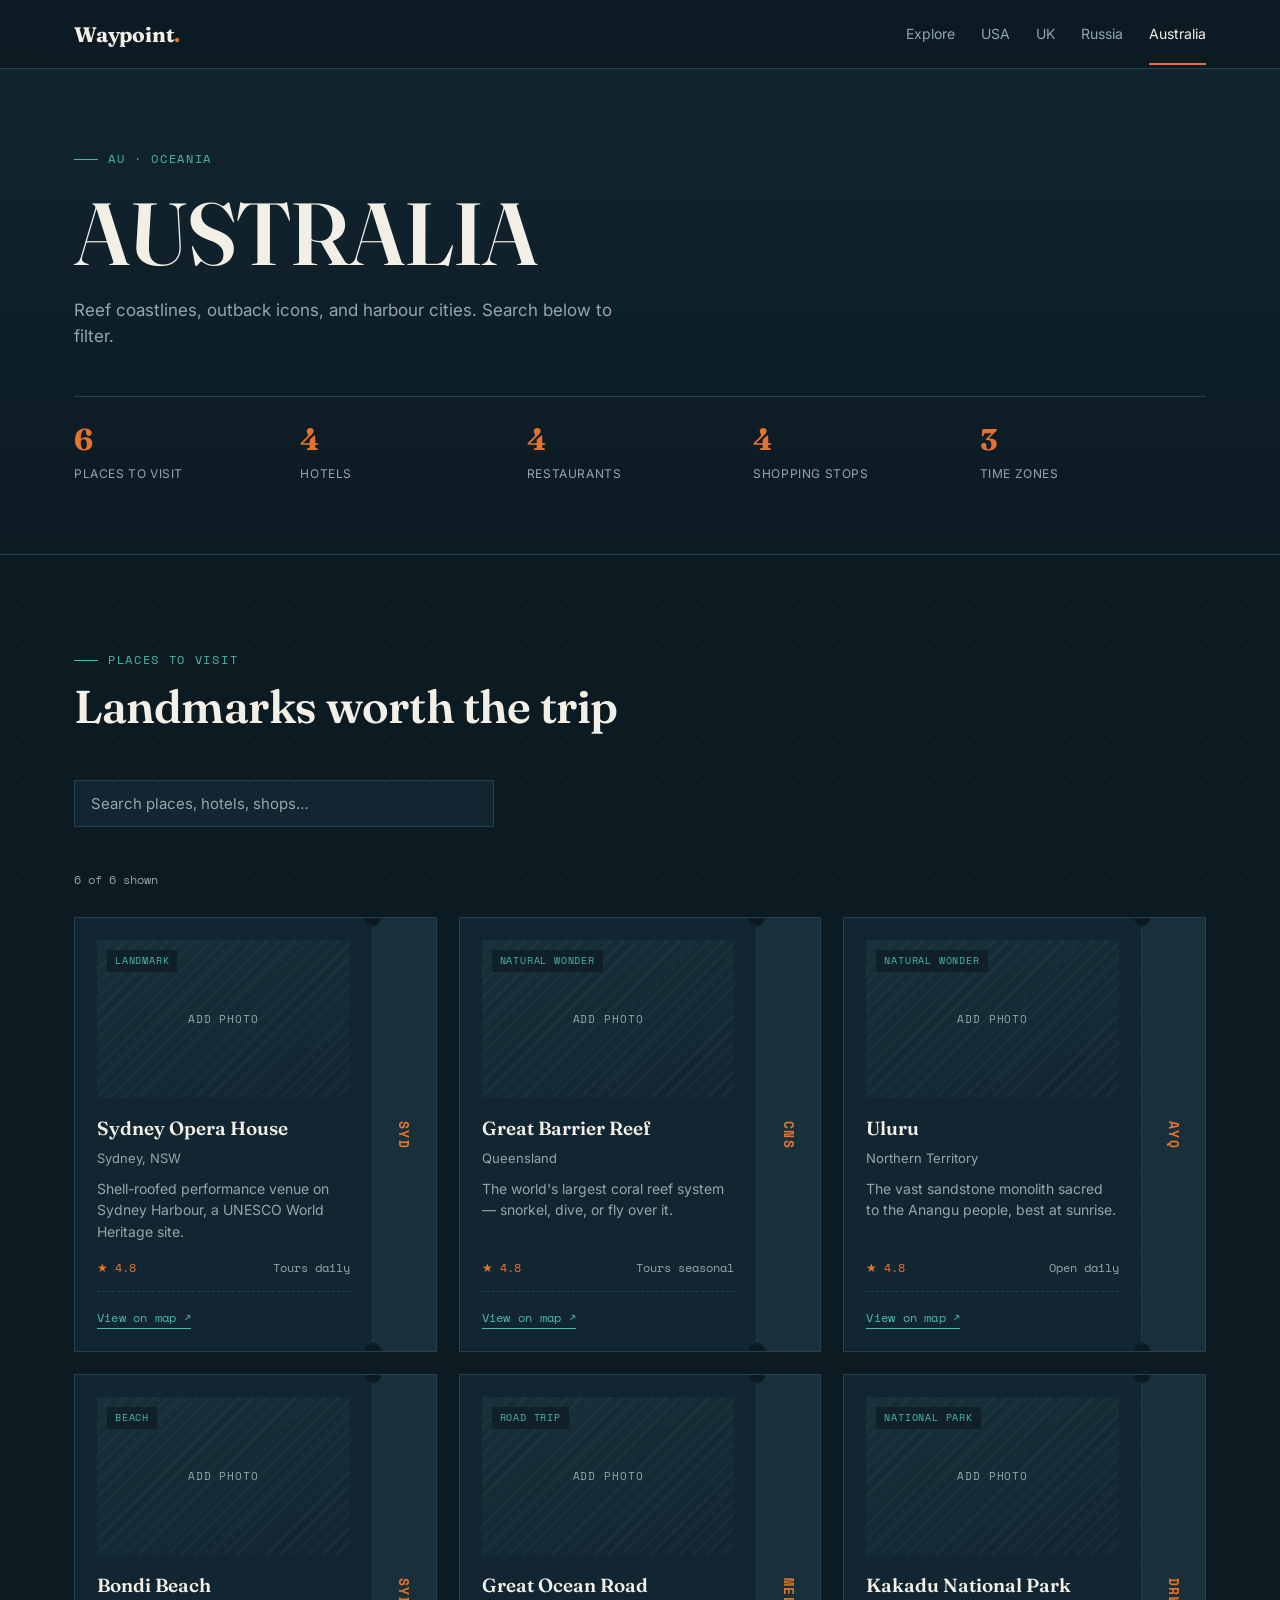
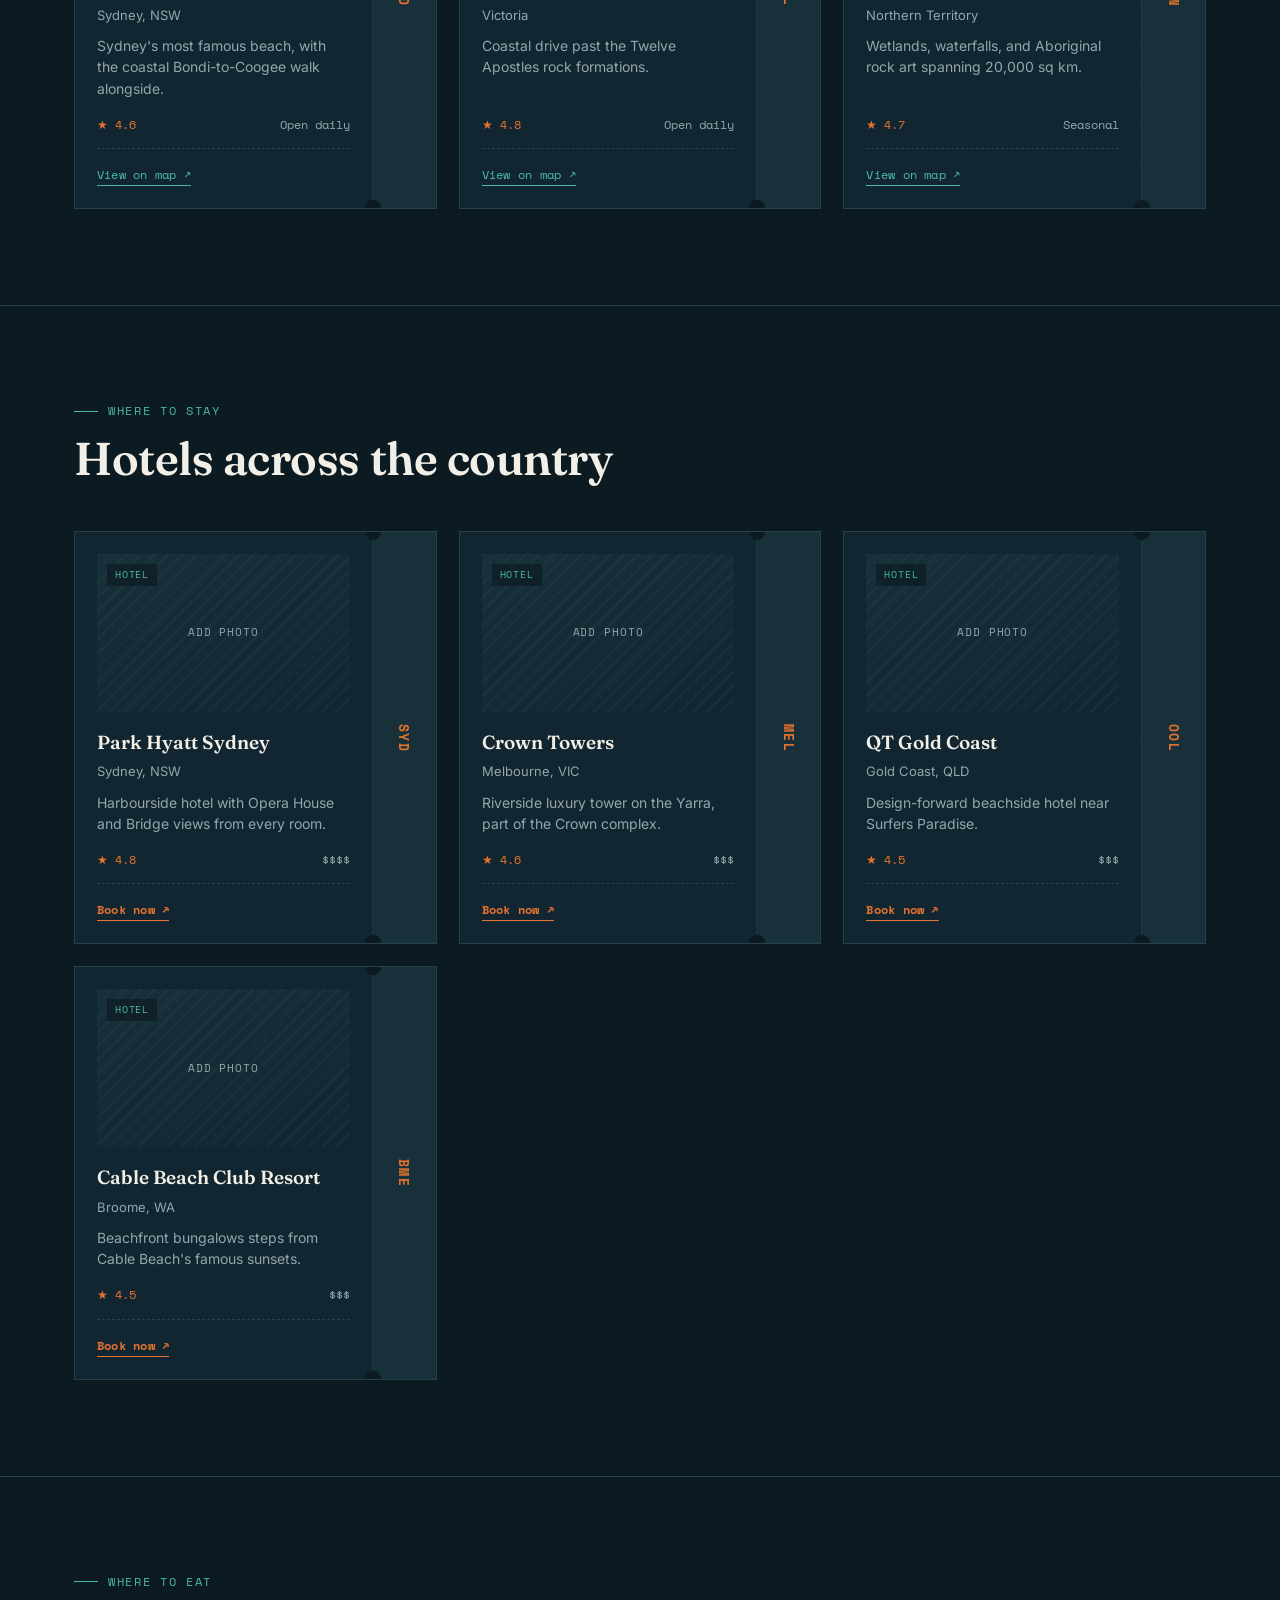
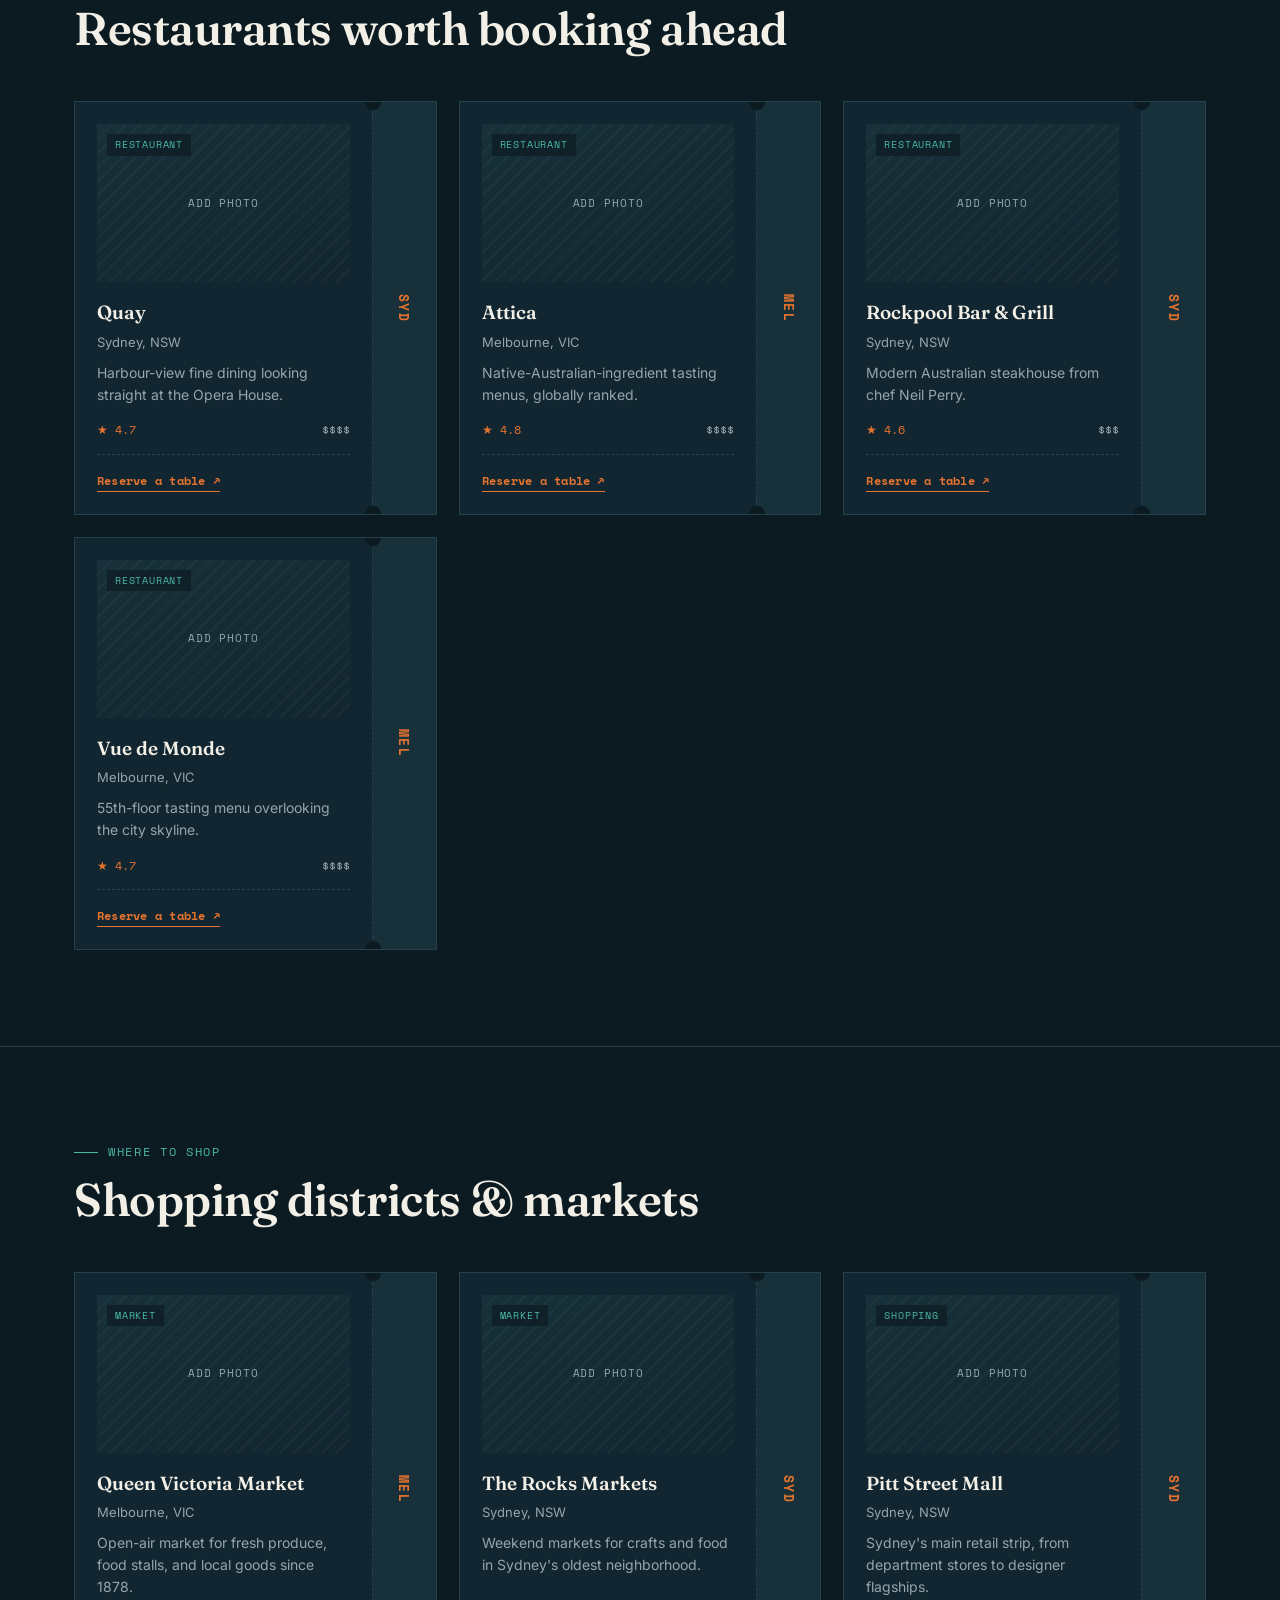
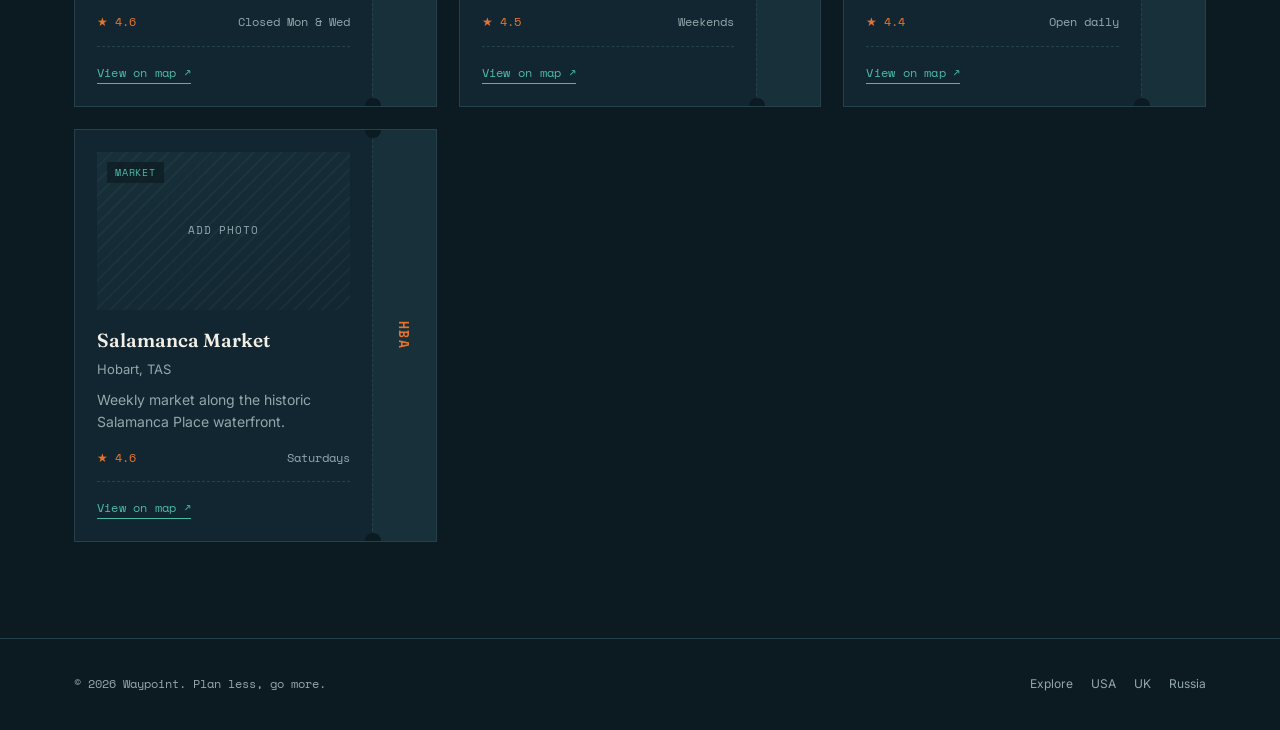
<file: australia.html>
<!DOCTYPE html>
<html lang="en">
<head>
<meta charset="UTF-8">
<meta name="viewport" content="width=device-width, initial-scale=1.0">
<title>Australia — Waypoint</title>
<link rel="preconnect" href="https://fonts.googleapis.com">
<link href="https://fonts.googleapis.com/css2?family=Fraunces:opsz,wght@9..144,500;9..144,600;9..144,700&family=Inter:wght@400;500;600&family=Space+Mono&display=swap" rel="stylesheet">
<link rel="stylesheet" href="style.css">
</head>
<body>
<div class="parallax-bg" data-parallax="0.12"></div>

<header>
  <div class="wrap nav">
    <div class="brand">Waypoint<span class="dot">.</span></div>
    <nav class="navlinks">
      <a href="index.html">Explore</a>
      <a href="usa.html">USA</a>
      <a href="uk.html">UK</a>
      <a href="russia.html">Russia</a>
      <a href="australia.html" class="active">Australia</a>
    </nav>
    <button class="navtoggle">☰</button>
  </div>
</header>

<section class="country-hero">
  <div class="wrap">
    <div class="sec-eyebrow">AU · Oceania</div>
    <h1>Australia</h1>
    <p>Reef coastlines, outback icons, and harbour cities. Search below to filter.</p>
    <div class="country-stats">
      <div><div class="num">6</div><div class="lbl">Places to visit</div></div>
      <div><div class="num">4</div><div class="lbl">Hotels</div></div>
      <div><div class="num">4</div><div class="lbl">Restaurants</div></div>
      <div><div class="num">4</div><div class="lbl">Shopping stops</div></div>
      <div><div class="num">3</div><div class="lbl">Time zones</div></div>
    </div>
  </div>
</section>

<section id="places" data-search-scope>
  <div class="wrap">
    <div class="sec-head reveal">
      <div class="sec-eyebrow">Places to visit</div>
      <h2 class="sec-title">Landmarks worth the trip</h2>
    </div>
    <div class="search-bar reveal">
      <input type="text" placeholder="Search places, hotels, shops…" data-search aria-label="Search Australia listings">
    </div>
    <div class="search-count mono" data-search-count></div>

    <div class="pass-grid">
      <div class="pass reveal">
        <div class="pass-main">
          <div class="pass-thumb"><div class="ph">Add photo</div><div class="pass-cat">Landmark</div></div>
          <div class="pass-name">Sydney Opera House</div>
          <div class="pass-loc">Sydney, NSW</div>
          <div class="pass-desc">Shell-roofed performance venue on Sydney Harbour, a UNESCO World Heritage site.</div>
          <div class="pass-meta"><span class="rating">★ 4.8</span><span>Tours daily</span></div>
          <div class="pass-actions"><a class="pass-link" href="https://www.google.com/maps/search/?api=1&query=Sydney%20Opera%20House%20Sydney%2C%20NSW" target="_blank" rel="noopener">View on map ↗</a></div>
        </div>
        <div class="pass-stub"><span class="pass-code">SYD</span></div>
      </div>

      <div class="pass reveal">
        <div class="pass-main">
          <div class="pass-thumb"><div class="ph">Add photo</div><div class="pass-cat">Natural wonder</div></div>
          <div class="pass-name">Great Barrier Reef</div>
          <div class="pass-loc">Queensland</div>
          <div class="pass-desc">The world's largest coral reef system — snorkel, dive, or fly over it.</div>
          <div class="pass-meta"><span class="rating">★ 4.8</span><span>Tours seasonal</span></div>
          <div class="pass-actions"><a class="pass-link" href="https://www.google.com/maps/search/?api=1&query=Great%20Barrier%20Reef%20Queensland" target="_blank" rel="noopener">View on map ↗</a></div>
        </div>
        <div class="pass-stub"><span class="pass-code">CNS</span></div>
      </div>

      <div class="pass reveal">
        <div class="pass-main">
          <div class="pass-thumb"><div class="ph">Add photo</div><div class="pass-cat">Natural wonder</div></div>
          <div class="pass-name">Uluru</div>
          <div class="pass-loc">Northern Territory</div>
          <div class="pass-desc">The vast sandstone monolith sacred to the Anangu people, best at sunrise.</div>
          <div class="pass-meta"><span class="rating">★ 4.8</span><span>Open daily</span></div>
          <div class="pass-actions"><a class="pass-link" href="https://www.google.com/maps/search/?api=1&query=Uluru%20Northern%20Territory" target="_blank" rel="noopener">View on map ↗</a></div>
        </div>
        <div class="pass-stub"><span class="pass-code">AYQ</span></div>
      </div>

      <div class="pass reveal">
        <div class="pass-main">
          <div class="pass-thumb"><div class="ph">Add photo</div><div class="pass-cat">Beach</div></div>
          <div class="pass-name">Bondi Beach</div>
          <div class="pass-loc">Sydney, NSW</div>
          <div class="pass-desc">Sydney's most famous beach, with the coastal Bondi-to-Coogee walk alongside.</div>
          <div class="pass-meta"><span class="rating">★ 4.6</span><span>Open daily</span></div>
          <div class="pass-actions"><a class="pass-link" href="https://www.google.com/maps/search/?api=1&query=Bondi%20Beach%20Sydney%2C%20NSW" target="_blank" rel="noopener">View on map ↗</a></div>
        </div>
        <div class="pass-stub"><span class="pass-code">SYD</span></div>
      </div>

      <div class="pass reveal">
        <div class="pass-main">
          <div class="pass-thumb"><div class="ph">Add photo</div><div class="pass-cat">Road trip</div></div>
          <div class="pass-name">Great Ocean Road</div>
          <div class="pass-loc">Victoria</div>
          <div class="pass-desc">Coastal drive past the Twelve Apostles rock formations.</div>
          <div class="pass-meta"><span class="rating">★ 4.8</span><span>Open daily</span></div>
          <div class="pass-actions"><a class="pass-link" href="https://www.google.com/maps/search/?api=1&query=Great%20Ocean%20Road%20Victoria" target="_blank" rel="noopener">View on map ↗</a></div>
        </div>
        <div class="pass-stub"><span class="pass-code">MEL</span></div>
      </div>

      <div class="pass reveal">
        <div class="pass-main">
          <div class="pass-thumb"><div class="ph">Add photo</div><div class="pass-cat">National park</div></div>
          <div class="pass-name">Kakadu National Park</div>
          <div class="pass-loc">Northern Territory</div>
          <div class="pass-desc">Wetlands, waterfalls, and Aboriginal rock art spanning 20,000 sq km.</div>
          <div class="pass-meta"><span class="rating">★ 4.7</span><span>Seasonal</span></div>
          <div class="pass-actions"><a class="pass-link" href="https://www.google.com/maps/search/?api=1&query=Kakadu%20National%20Park%20Northern%20Territory" target="_blank" rel="noopener">View on map ↗</a></div>
        </div>
        <div class="pass-stub"><span class="pass-code">DRW</span></div>
      </div>
    </div>
  </div>
</section>

<section id="hotels" style="border-top:1px solid var(--line);" data-search-scope>
  <div class="wrap">
    <div class="sec-head reveal">
      <div class="sec-eyebrow">Where to stay</div>
      <h2 class="sec-title">Hotels across the country</h2>
    </div>
    <div class="pass-grid">
      <div class="pass reveal">
        <div class="pass-main">
          <div class="pass-thumb"><div class="ph">Add photo</div><div class="pass-cat">Hotel</div></div>
          <div class="pass-name">Park Hyatt Sydney</div>
          <div class="pass-loc">Sydney, NSW</div>
          <div class="pass-desc">Harbourside hotel with Opera House and Bridge views from every room.</div>
          <div class="pass-meta"><span class="rating">★ 4.8</span><span>$$$$</span></div>
          <div class="pass-actions"><a class="pass-link book" href="https://www.booking.com/searchresults.html?ss=Park%20Hyatt%20Sydney%20Sydney%2C%20NSW" target="_blank" rel="noopener">Book now ↗</a></div>
        </div>
        <div class="pass-stub"><span class="pass-code">SYD</span></div>
      </div>
      <div class="pass reveal">
        <div class="pass-main">
          <div class="pass-thumb"><div class="ph">Add photo</div><div class="pass-cat">Hotel</div></div>
          <div class="pass-name">Crown Towers</div>
          <div class="pass-loc">Melbourne, VIC</div>
          <div class="pass-desc">Riverside luxury tower on the Yarra, part of the Crown complex.</div>
          <div class="pass-meta"><span class="rating">★ 4.6</span><span>$$$</span></div>
          <div class="pass-actions"><a class="pass-link book" href="https://www.booking.com/searchresults.html?ss=Crown%20Towers%20Melbourne%2C%20VIC" target="_blank" rel="noopener">Book now ↗</a></div>
        </div>
        <div class="pass-stub"><span class="pass-code">MEL</span></div>
      </div>
      <div class="pass reveal">
        <div class="pass-main">
          <div class="pass-thumb"><div class="ph">Add photo</div><div class="pass-cat">Hotel</div></div>
          <div class="pass-name">QT Gold Coast</div>
          <div class="pass-loc">Gold Coast, QLD</div>
          <div class="pass-desc">Design-forward beachside hotel near Surfers Paradise.</div>
          <div class="pass-meta"><span class="rating">★ 4.5</span><span>$$$</span></div>
          <div class="pass-actions"><a class="pass-link book" href="https://www.booking.com/searchresults.html?ss=QT%20Gold%20Coast%20Gold%20Coast%2C%20QLD" target="_blank" rel="noopener">Book now ↗</a></div>
        </div>
        <div class="pass-stub"><span class="pass-code">OOL</span></div>
      </div>
      <div class="pass reveal">
        <div class="pass-main">
          <div class="pass-thumb"><div class="ph">Add photo</div><div class="pass-cat">Hotel</div></div>
          <div class="pass-name">Cable Beach Club Resort</div>
          <div class="pass-loc">Broome, WA</div>
          <div class="pass-desc">Beachfront bungalows steps from Cable Beach's famous sunsets.</div>
          <div class="pass-meta"><span class="rating">★ 4.5</span><span>$$$</span></div>
          <div class="pass-actions"><a class="pass-link book" href="https://www.booking.com/searchresults.html?ss=Cable%20Beach%20Club%20Resort%20Broome%2C%20WA" target="_blank" rel="noopener">Book now ↗</a></div>
        </div>
        <div class="pass-stub"><span class="pass-code">BME</span></div>
      </div>
    </div>
  </div>
</section>

<section id="restaurants" style="border-top:1px solid var(--line);" data-search-scope>
  <div class="wrap">
    <div class="sec-head reveal">
      <div class="sec-eyebrow">Where to eat</div>
      <h2 class="sec-title">Restaurants worth booking ahead</h2>
    </div>
    <div class="pass-grid">
      <div class="pass reveal">
        <div class="pass-main">
          <div class="pass-thumb"><div class="ph">Add photo</div><div class="pass-cat">Restaurant</div></div>
          <div class="pass-name">Quay</div>
          <div class="pass-loc">Sydney, NSW</div>
          <div class="pass-desc">Harbour-view fine dining looking straight at the Opera House.</div>
          <div class="pass-meta"><span class="rating">★ 4.7</span><span>$$$$</span></div>
          <div class="pass-actions"><a class="pass-link book" href="https://www.opentable.com/s?term=Quay%20Sydney%2C%20NSW&covers=2" target="_blank" rel="noopener">Reserve a table ↗</a></div>
        </div>
        <div class="pass-stub"><span class="pass-code">SYD</span></div>
      </div>
      <div class="pass reveal">
        <div class="pass-main">
          <div class="pass-thumb"><div class="ph">Add photo</div><div class="pass-cat">Restaurant</div></div>
          <div class="pass-name">Attica</div>
          <div class="pass-loc">Melbourne, VIC</div>
          <div class="pass-desc">Native-Australian-ingredient tasting menus, globally ranked.</div>
          <div class="pass-meta"><span class="rating">★ 4.8</span><span>$$$$</span></div>
          <div class="pass-actions"><a class="pass-link book" href="https://www.opentable.com/s?term=Attica%20Melbourne%2C%20VIC&covers=2" target="_blank" rel="noopener">Reserve a table ↗</a></div>
        </div>
        <div class="pass-stub"><span class="pass-code">MEL</span></div>
      </div>
      <div class="pass reveal">
        <div class="pass-main">
          <div class="pass-thumb"><div class="ph">Add photo</div><div class="pass-cat">Restaurant</div></div>
          <div class="pass-name">Rockpool Bar & Grill</div>
          <div class="pass-loc">Sydney, NSW</div>
          <div class="pass-desc">Modern Australian steakhouse from chef Neil Perry.</div>
          <div class="pass-meta"><span class="rating">★ 4.6</span><span>$$$</span></div>
          <div class="pass-actions"><a class="pass-link book" href="https://www.opentable.com/s?term=Rockpool%20Bar%20%26%20Grill%20Sydney%2C%20NSW&covers=2" target="_blank" rel="noopener">Reserve a table ↗</a></div>
        </div>
        <div class="pass-stub"><span class="pass-code">SYD</span></div>
      </div>
      <div class="pass reveal">
        <div class="pass-main">
          <div class="pass-thumb"><div class="ph">Add photo</div><div class="pass-cat">Restaurant</div></div>
          <div class="pass-name">Vue de Monde</div>
          <div class="pass-loc">Melbourne, VIC</div>
          <div class="pass-desc">55th-floor tasting menu overlooking the city skyline.</div>
          <div class="pass-meta"><span class="rating">★ 4.7</span><span>$$$$</span></div>
          <div class="pass-actions"><a class="pass-link book" href="https://www.opentable.com/s?term=Vue%20de%20Monde%20Melbourne%2C%20VIC&covers=2" target="_blank" rel="noopener">Reserve a table ↗</a></div>
        </div>
        <div class="pass-stub"><span class="pass-code">MEL</span></div>
      </div>
    </div>
  </div>
</section>

<section id="shops" style="border-top:1px solid var(--line);" data-search-scope>
  <div class="wrap">
    <div class="sec-head reveal">
      <div class="sec-eyebrow">Where to shop</div>
      <h2 class="sec-title">Shopping districts &amp; markets</h2>
    </div>
    <div class="pass-grid">
      <div class="pass reveal">
        <div class="pass-main">
          <div class="pass-thumb"><div class="ph">Add photo</div><div class="pass-cat">Market</div></div>
          <div class="pass-name">Queen Victoria Market</div>
          <div class="pass-loc">Melbourne, VIC</div>
          <div class="pass-desc">Open-air market for fresh produce, food stalls, and local goods since 1878.</div>
          <div class="pass-meta"><span class="rating">★ 4.6</span><span>Closed Mon &amp; Wed</span></div>
          <div class="pass-actions"><a class="pass-link" href="https://www.google.com/maps/search/?api=1&query=Queen%20Victoria%20Market%20Melbourne%2C%20VIC" target="_blank" rel="noopener">View on map ↗</a></div>
        </div>
        <div class="pass-stub"><span class="pass-code">MEL</span></div>
      </div>
      <div class="pass reveal">
        <div class="pass-main">
          <div class="pass-thumb"><div class="ph">Add photo</div><div class="pass-cat">Market</div></div>
          <div class="pass-name">The Rocks Markets</div>
          <div class="pass-loc">Sydney, NSW</div>
          <div class="pass-desc">Weekend markets for crafts and food in Sydney's oldest neighborhood.</div>
          <div class="pass-meta"><span class="rating">★ 4.5</span><span>Weekends</span></div>
          <div class="pass-actions"><a class="pass-link" href="https://www.google.com/maps/search/?api=1&query=The%20Rocks%20Markets%20Sydney%2C%20NSW" target="_blank" rel="noopener">View on map ↗</a></div>
        </div>
        <div class="pass-stub"><span class="pass-code">SYD</span></div>
      </div>
      <div class="pass reveal">
        <div class="pass-main">
          <div class="pass-thumb"><div class="ph">Add photo</div><div class="pass-cat">Shopping</div></div>
          <div class="pass-name">Pitt Street Mall</div>
          <div class="pass-loc">Sydney, NSW</div>
          <div class="pass-desc">Sydney's main retail strip, from department stores to designer flagships.</div>
          <div class="pass-meta"><span class="rating">★ 4.4</span><span>Open daily</span></div>
          <div class="pass-actions"><a class="pass-link" href="https://www.google.com/maps/search/?api=1&query=Pitt%20Street%20Mall%20Sydney%2C%20NSW" target="_blank" rel="noopener">View on map ↗</a></div>
        </div>
        <div class="pass-stub"><span class="pass-code">SYD</span></div>
      </div>
      <div class="pass reveal">
        <div class="pass-main">
          <div class="pass-thumb"><div class="ph">Add photo</div><div class="pass-cat">Market</div></div>
          <div class="pass-name">Salamanca Market</div>
          <div class="pass-loc">Hobart, TAS</div>
          <div class="pass-desc">Weekly market along the historic Salamanca Place waterfront.</div>
          <div class="pass-meta"><span class="rating">★ 4.6</span><span>Saturdays</span></div>
          <div class="pass-actions"><a class="pass-link" href="https://www.google.com/maps/search/?api=1&query=Salamanca%20Market%20Hobart%2C%20TAS" target="_blank" rel="noopener">View on map ↗</a></div>
        </div>
        <div class="pass-stub"><span class="pass-code">HBA</span></div>
      </div>
    </div>
  </div>
</section>

<footer>
  <div class="wrap foot-row">
    <div class="mono">© 2026 Waypoint. Plan less, go more.</div>
    <div class="foot-links">
      <a href="index.html">Explore</a>
      <a href="usa.html">USA</a>
      <a href="uk.html">UK</a>
      <a href="russia.html">Russia</a>
    </div>
  </div>
</footer>

<script src="script.js"></script>
</body>
</html>
</file>
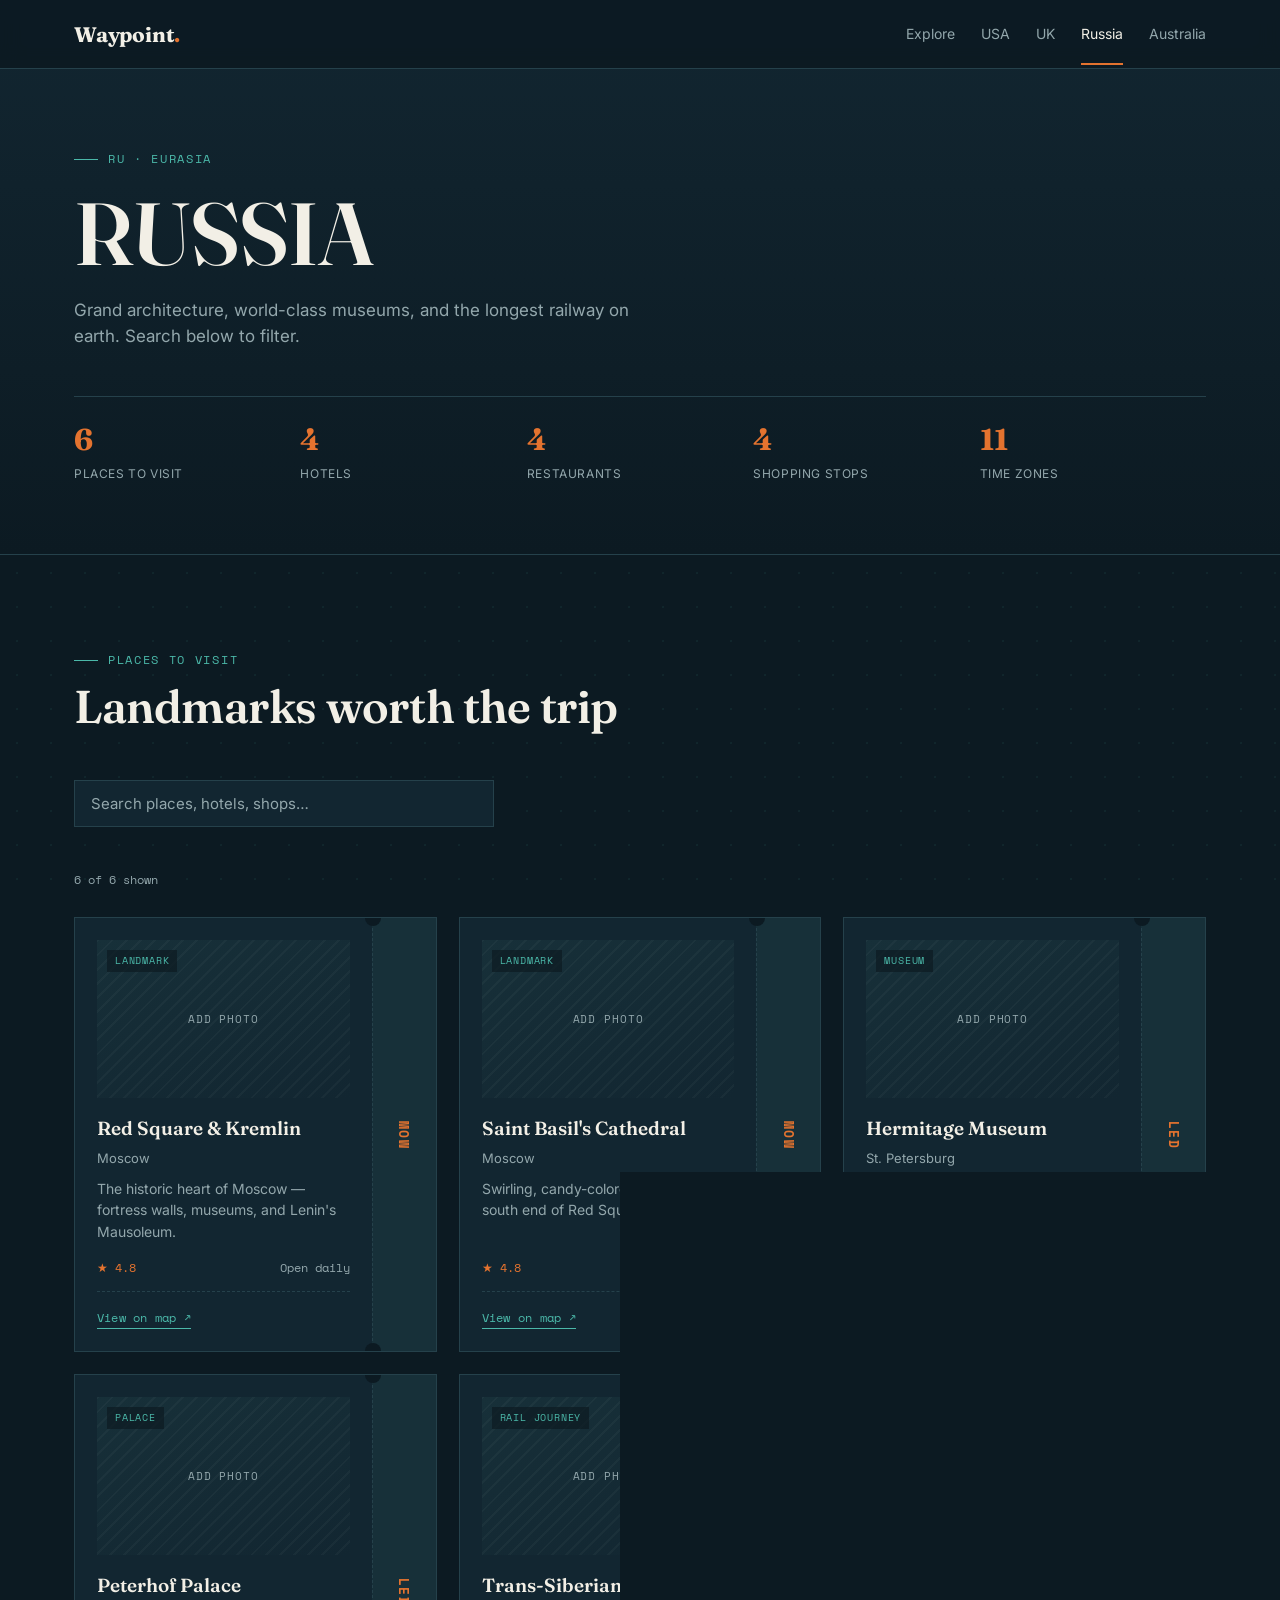
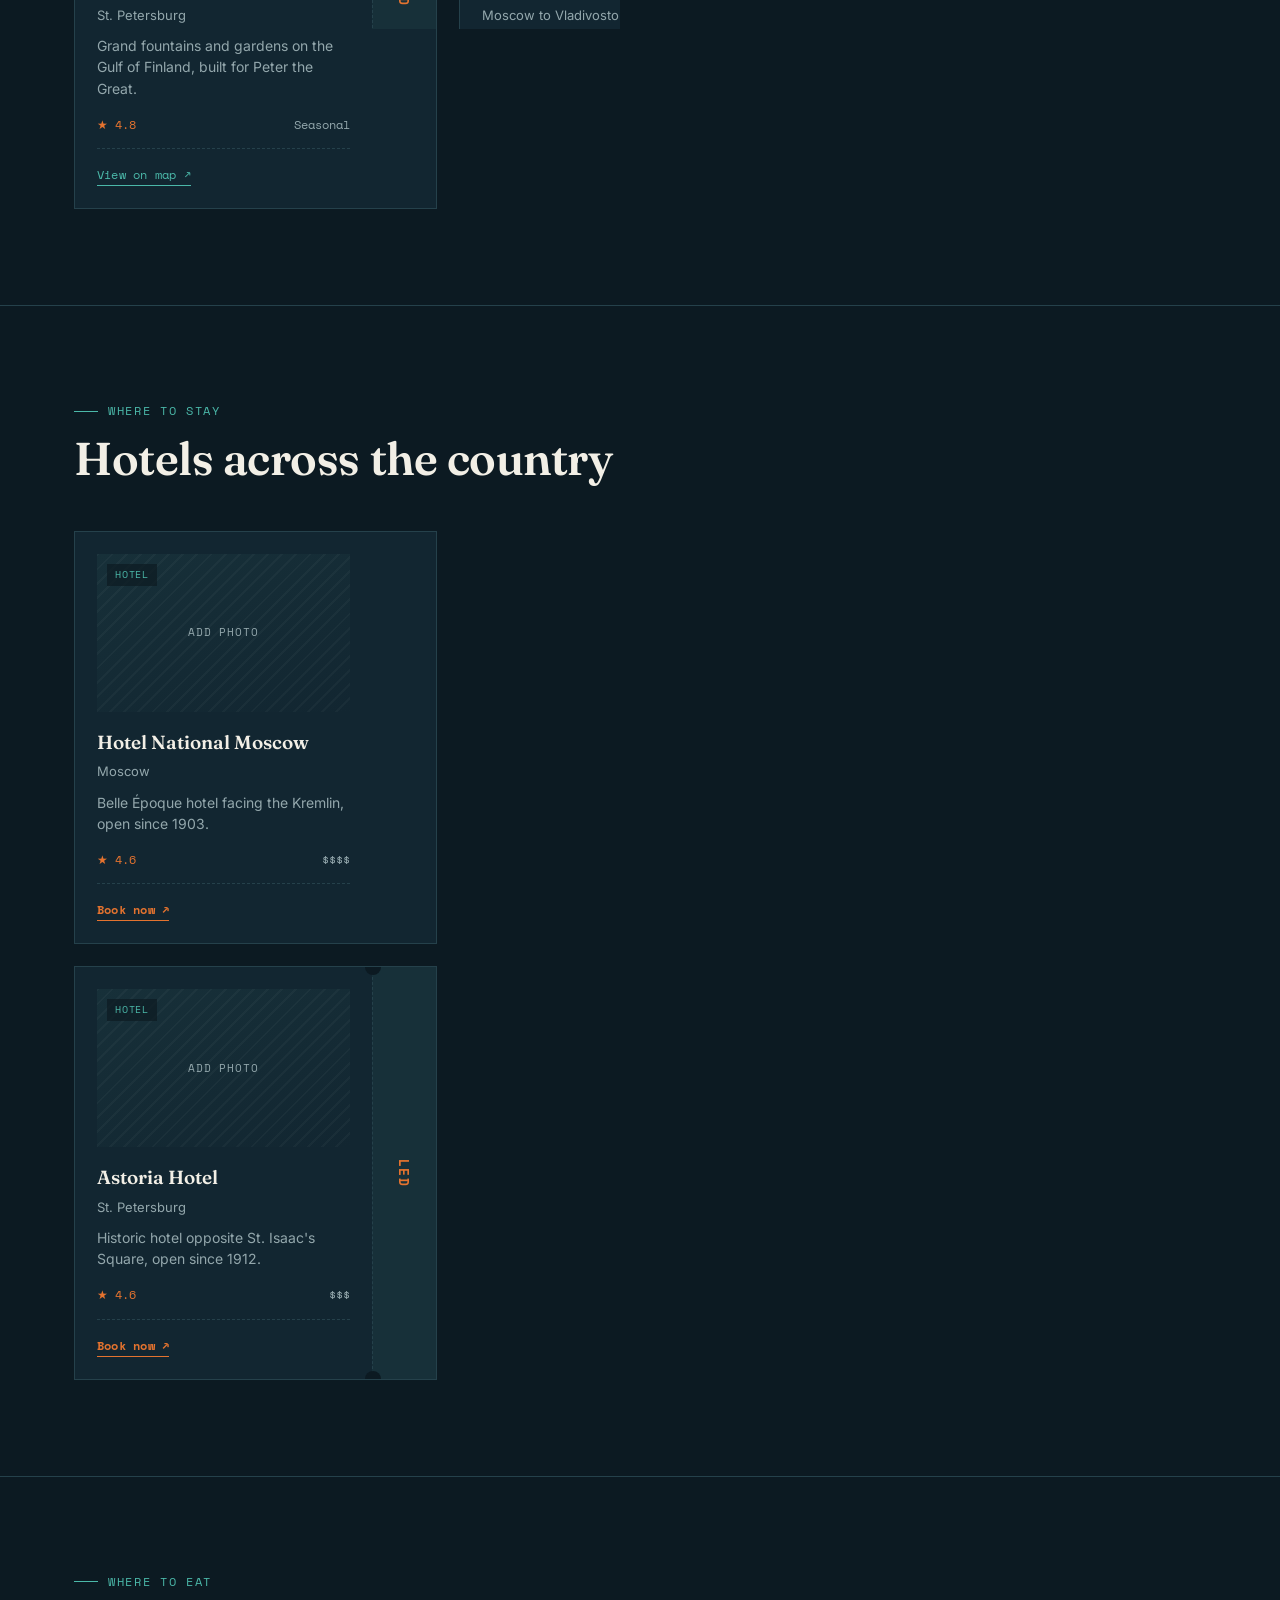
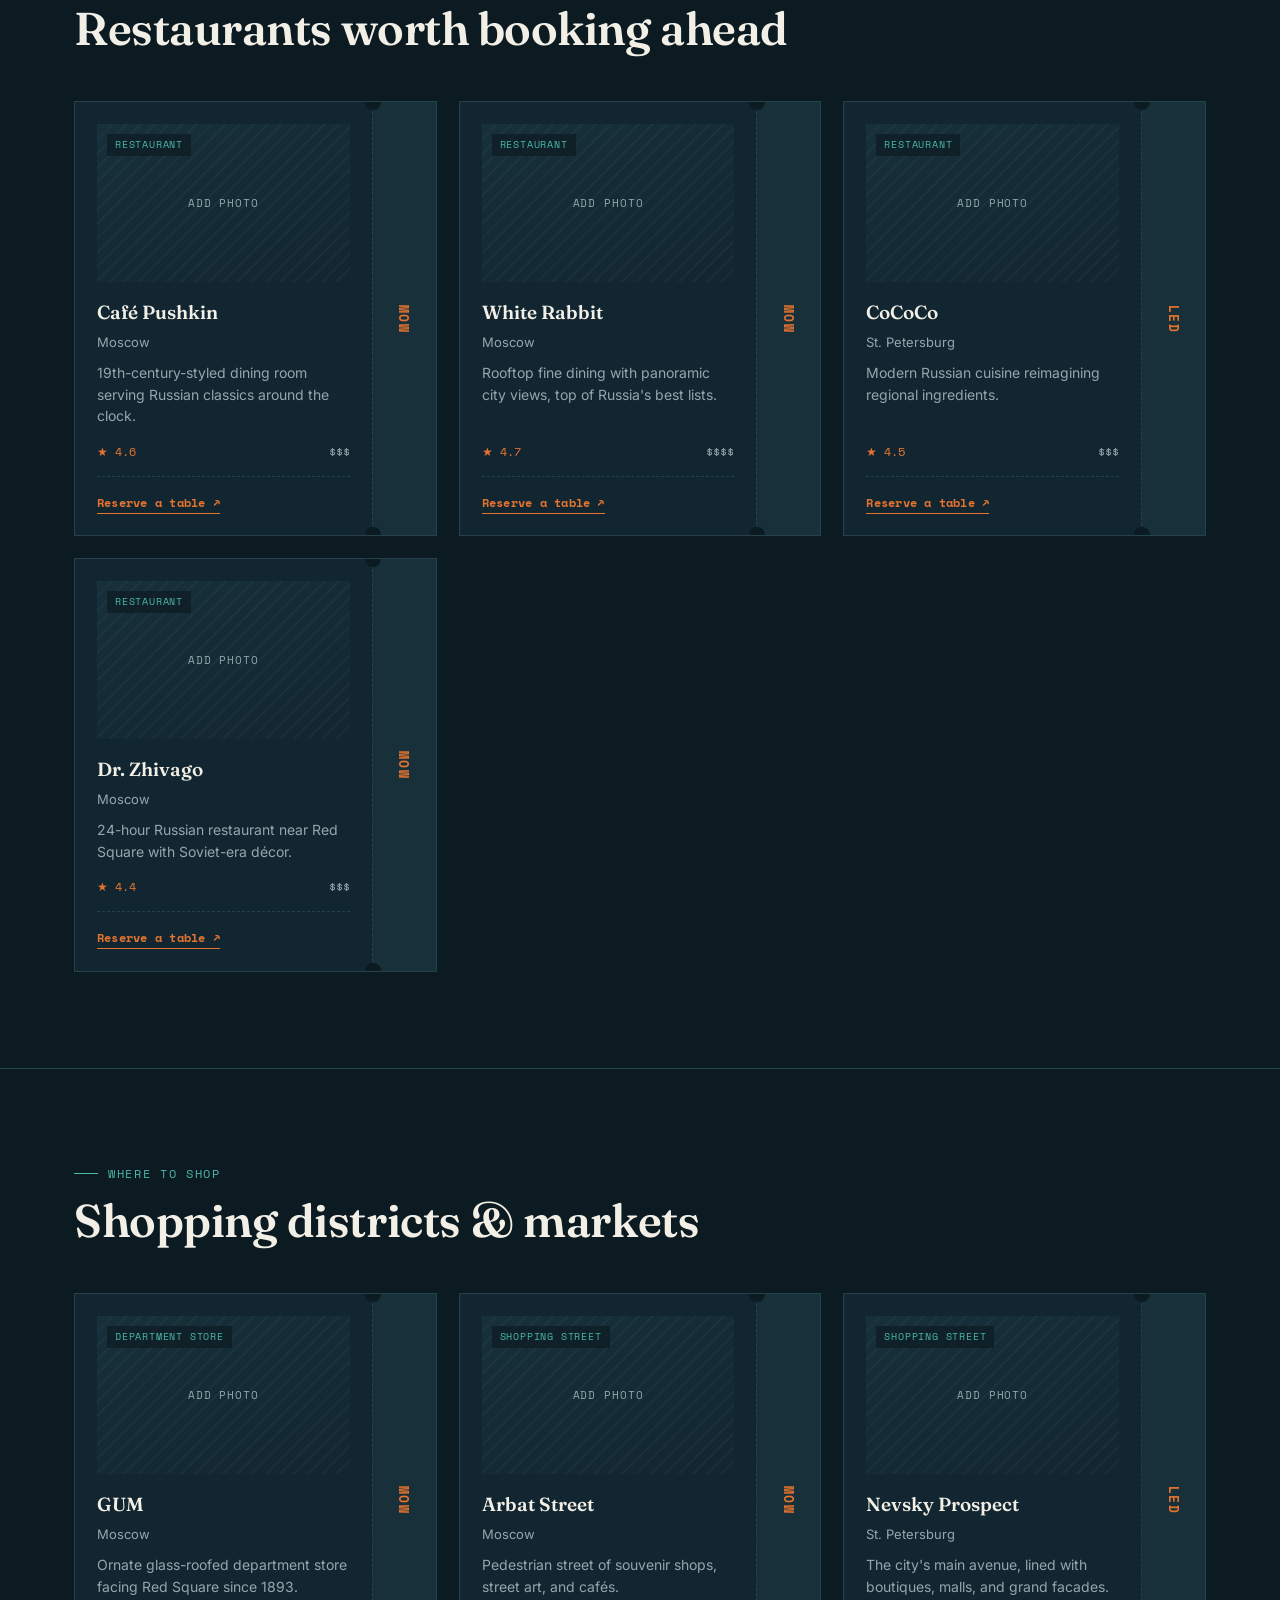
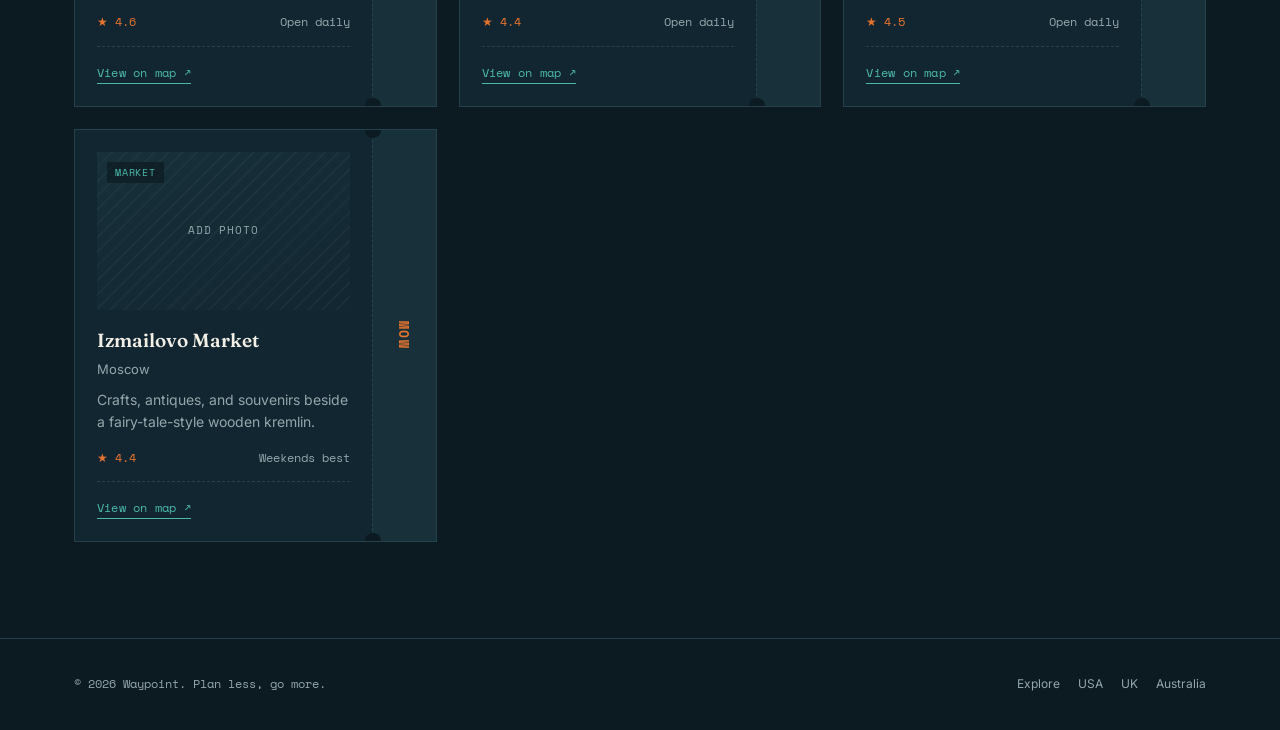
<file: russia.html>
<!DOCTYPE html>
<html lang="en">
<head>
<meta charset="UTF-8">
<meta name="viewport" content="width=device-width, initial-scale=1.0">
<title>Russia — Waypoint</title>
<link rel="preconnect" href="https://fonts.googleapis.com">
<link href="https://fonts.googleapis.com/css2?family=Fraunces:opsz,wght@9..144,500;9..144,600;9..144,700&family=Inter:wght@400;500;600&family=Space+Mono&display=swap" rel="stylesheet">
<link rel="stylesheet" href="style.css">
</head>
<body>
<div class="parallax-bg" data-parallax="0.12"></div>

<header>
  <div class="wrap nav">
    <div class="brand">Waypoint<span class="dot">.</span></div>
    <nav class="navlinks">
      <a href="index.html">Explore</a>
      <a href="usa.html">USA</a>
      <a href="uk.html">UK</a>
      <a href="russia.html" class="active">Russia</a>
      <a href="australia.html">Australia</a>
    </nav>
    <button class="navtoggle">☰</button>
  </div>
</header>

<section class="country-hero">
  <div class="wrap">
    <div class="sec-eyebrow">RU · Eurasia</div>
    <h1>Russia</h1>
    <p>Grand architecture, world-class museums, and the longest railway on earth. Search below to filter.</p>
    <div class="country-stats">
      <div><div class="num">6</div><div class="lbl">Places to visit</div></div>
      <div><div class="num">4</div><div class="lbl">Hotels</div></div>
      <div><div class="num">4</div><div class="lbl">Restaurants</div></div>
      <div><div class="num">4</div><div class="lbl">Shopping stops</div></div>
      <div><div class="num">11</div><div class="lbl">Time zones</div></div>
    </div>
  </div>
</section>

<section id="places" data-search-scope>
  <div class="wrap">
    <div class="sec-head reveal">
      <div class="sec-eyebrow">Places to visit</div>
      <h2 class="sec-title">Landmarks worth the trip</h2>
    </div>
    <div class="search-bar reveal">
      <input type="text" placeholder="Search places, hotels, shops…" data-search aria-label="Search Russia listings">
    </div>
    <div class="search-count mono" data-search-count></div>

    <div class="pass-grid">
      <div class="pass reveal">
        <div class="pass-main">
          <div class="pass-thumb"><div class="ph">Add photo</div><div class="pass-cat">Landmark</div></div>
          <div class="pass-name">Red Square &amp; Kremlin</div>
          <div class="pass-loc">Moscow</div>
          <div class="pass-desc">The historic heart of Moscow — fortress walls, museums, and Lenin's Mausoleum.</div>
          <div class="pass-meta"><span class="rating">★ 4.8</span><span>Open daily</span></div>
          <div class="pass-actions"><a class="pass-link" href="https://www.google.com/maps/search/?api=1&query=Red%20Square%20%26amp%3B%20Kremlin%20Moscow" target="_blank" rel="noopener">View on map ↗</a></div>
        </div>
        <div class="pass-stub"><span class="pass-code">MOW</span></div>
      </div>

      <div class="pass reveal">
        <div class="pass-main">
          <div class="pass-thumb"><div class="ph">Add photo</div><div class="pass-cat">Landmark</div></div>
          <div class="pass-name">Saint Basil's Cathedral</div>
          <div class="pass-loc">Moscow</div>
          <div class="pass-desc">Swirling, candy-colored domes at the south end of Red Square.</div>
          <div class="pass-meta"><span class="rating">★ 4.8</span><span>Open daily</span></div>
          <div class="pass-actions"><a class="pass-link" href="https://www.google.com/maps/search/?api=1&query=Saint%20Basil%27s%20Cathedral%20Moscow" target="_blank" rel="noopener">View on map ↗</a></div>
        </div>
        <div class="pass-stub"><span class="pass-code">MOW</span></div>
      </div>

      <div class="pass reveal">
        <div class="pass-main">
          <div class="pass-thumb"><div class="ph">Add photo</div><div class="pass-cat">Museum</div></div>
          <div class="pass-name">Hermitage Museum</div>
          <div class="pass-loc">St. Petersburg</div>
          <div class="pass-desc">One of the world's largest art museums, housed in the Winter Palace.</div>
          <div class="pass-meta"><span class="rating">★ 4.8</span><span>Closed Mon</span></div>
          <div class="pass-actions"><a class="pass-link" href="https://www.google.com/maps/search/?api=1&query=Hermitage%20Museum%20St.%20Petersburg" target="_blank" rel="noopener">View on map ↗</a></div>
        </div>
        <div class="pass-stub"><span class="pass-code">LED</span></div>
      </div>

      <div class="pass reveal">
        <div class="pass-main">
          <div class="pass-thumb"><div class="ph">Add photo</div><div class="pass-cat">Palace</div></div>
          <div class="pass-name">Peterhof Palace</div>
          <div class="pass-loc">St. Petersburg</div>
          <div class="pass-desc">Grand fountains and gardens on the Gulf of Finland, built for Peter the Great.</div>
          <div class="pass-meta"><span class="rating">★ 4.8</span><span>Seasonal</span></div>
          <div class="pass-actions"><a class="pass-link" href="https://www.google.com/maps/search/?api=1&query=Peterhof%20Palace%20St.%20Petersburg" target="_blank" rel="noopener">View on map ↗</a></div>
        </div>
        <div class="pass-stub"><span class="pass-code">LED</span></div>
      </div>

      <div class="pass reveal">
        <div class="pass-main">
          <div class="pass-thumb"><div class="ph">Add photo</div><div class="pass-cat">Rail journey</div></div>
          <div class="pass-name">Trans-Siberian Railway</div>
          <div class="pass-loc">Moscow to Vladivostok</div>
          <div class="pass-desc">The longest railway line in the world, crossing eight time zones.</div>
          <div class="pass-meta"><span class="rating">★ 4.7</span><span>Multi-day</span></div>
          <div class="pass-actions"><a class="pass-link" href="https://www.google.com/maps/search/?api=1&query=Trans-Siberian%20Railway%20Moscow%20to%20Vladivostok" target="_blank" rel="noopener">View on map ↗</a></div>
        </div>
        <div class="pass-stub"><span class="pass-code">TSR</span></div>
      </div>

      <div class="pass reveal">
        <div class="pass-main">
          <div class="pass-thumb"><div class="ph">Add photo</div><div class="pass-cat">Natural wonder</div></div>
          <div class="pass-name">Lake Baikal</div>
          <div class="pass-loc">Siberia</div>
          <div class="pass-desc">The world's deepest freshwater lake, ringed by mountains and forest.</div>
          <div class="pass-meta"><span class="rating">★ 4.9</span><span>Seasonal</span></div>
          <div class="pass-actions"><a class="pass-link" href="https://www.google.com/maps/search/?api=1&query=Lake%20Baikal%20Siberia" target="_blank" rel="noopener">View on map ↗</a></div>
        </div>
        <div class="pass-stub"><span class="pass-code">IKT</span></div>
      </div>
    </div>
  </div>
</section>

<section id="hotels" style="border-top:1px solid var(--line);" data-search-scope>
  <div class="wrap">
    <div class="sec-head reveal">
      <div class="sec-eyebrow">Where to stay</div>
      <h2 class="sec-title">Hotels across the country</h2>
    </div>
    <div class="pass-grid">
      <div class="pass reveal">
        <div class="pass-main">
          <div class="pass-thumb"><div class="ph">Add photo</div><div class="pass-cat">Hotel</div></div>
          <div class="pass-name">Hotel National Moscow</div>
          <div class="pass-loc">Moscow</div>
          <div class="pass-desc">Belle Époque hotel facing the Kremlin, open since 1903.</div>
          <div class="pass-meta"><span class="rating">★ 4.6</span><span>$$$$</span></div>
          <div class="pass-actions"><a class="pass-link book" href="https://www.booking.com/searchresults.html?ss=Hotel%20National%20Moscow%20Moscow" target="_blank" rel="noopener">Book now ↗</a></div>
        </div>
        <div class="pass-stub"><span class="pass-code">MOW</span></div>
      </div>
      <div class="pass reveal">
        <div class="pass-main">
          <div class="pass-thumb"><div class="ph">Add photo</div><div class="pass-cat">Hotel</div></div>
          <div class="pass-name">Four Seasons Lion Palace</div>
          <div class="pass-loc">St. Petersburg</div>
          <div class="pass-desc">Restored 19th-century palace steps from St. Isaac's Cathedral.</div>
          <div class="pass-meta"><span class="rating">★ 4.7</span><span>$$$$</span></div>
          <div class="pass-actions"><a class="pass-link book" href="https://www.booking.com/searchresults.html?ss=Four%20Seasons%20Lion%20Palace%20St.%20Petersburg" target="_blank" rel="noopener">Book now ↗</a></div>
        </div>
        <div class="pass-stub"><span class="pass-code">LED</span></div>
      </div>
      <div class="pass reveal">
        <div class="pass-main">
          <div class="pass-thumb"><div class="ph">Add photo</div><div class="pass-cat">Hotel</div></div>
          <div class="pass-name">Hotel Metropol</div>
          <div class="pass-loc">Moscow</div>
          <div class="pass-desc">Art Nouveau landmark a short walk from Red Square, dating to 1905.</div>
          <div class="pass-meta"><span class="rating">★ 4.6</span><span>$$$</span></div>
          <div class="pass-actions"><a class="pass-link book" href="https://www.booking.com/searchresults.html?ss=Hotel%20Metropol%20Moscow" target="_blank" rel="noopener">Book now ↗</a></div>
        </div>
        <div class="pass-stub"><span class="pass-code">MOW</span></div>
      </div>
      <div class="pass reveal">
        <div class="pass-main">
          <div class="pass-thumb"><div class="ph">Add photo</div><div class="pass-cat">Hotel</div></div>
          <div class="pass-name">Astoria Hotel</div>
          <div class="pass-loc">St. Petersburg</div>
          <div class="pass-desc">Historic hotel opposite St. Isaac's Square, open since 1912.</div>
          <div class="pass-meta"><span class="rating">★ 4.6</span><span>$$$</span></div>
          <div class="pass-actions"><a class="pass-link book" href="https://www.booking.com/searchresults.html?ss=Astoria%20Hotel%20St.%20Petersburg" target="_blank" rel="noopener">Book now ↗</a></div>
        </div>
        <div class="pass-stub"><span class="pass-code">LED</span></div>
      </div>
    </div>
  </div>
</section>

<section id="restaurants" style="border-top:1px solid var(--line);" data-search-scope>
  <div class="wrap">
    <div class="sec-head reveal">
      <div class="sec-eyebrow">Where to eat</div>
      <h2 class="sec-title">Restaurants worth booking ahead</h2>
    </div>
    <div class="pass-grid">
      <div class="pass reveal">
        <div class="pass-main">
          <div class="pass-thumb"><div class="ph">Add photo</div><div class="pass-cat">Restaurant</div></div>
          <div class="pass-name">Café Pushkin</div>
          <div class="pass-loc">Moscow</div>
          <div class="pass-desc">19th-century-styled dining room serving Russian classics around the clock.</div>
          <div class="pass-meta"><span class="rating">★ 4.6</span><span>$$$</span></div>
          <div class="pass-actions"><a class="pass-link book" href="https://www.opentable.com/s?term=Caf%C3%A9%20Pushkin%20Moscow&covers=2" target="_blank" rel="noopener">Reserve a table ↗</a></div>
        </div>
        <div class="pass-stub"><span class="pass-code">MOW</span></div>
      </div>
      <div class="pass reveal">
        <div class="pass-main">
          <div class="pass-thumb"><div class="ph">Add photo</div><div class="pass-cat">Restaurant</div></div>
          <div class="pass-name">White Rabbit</div>
          <div class="pass-loc">Moscow</div>
          <div class="pass-desc">Rooftop fine dining with panoramic city views, top of Russia's best lists.</div>
          <div class="pass-meta"><span class="rating">★ 4.7</span><span>$$$$</span></div>
          <div class="pass-actions"><a class="pass-link book" href="https://www.opentable.com/s?term=White%20Rabbit%20Moscow&covers=2" target="_blank" rel="noopener">Reserve a table ↗</a></div>
        </div>
        <div class="pass-stub"><span class="pass-code">MOW</span></div>
      </div>
      <div class="pass reveal">
        <div class="pass-main">
          <div class="pass-thumb"><div class="ph">Add photo</div><div class="pass-cat">Restaurant</div></div>
          <div class="pass-name">CoCoCo</div>
          <div class="pass-loc">St. Petersburg</div>
          <div class="pass-desc">Modern Russian cuisine reimagining regional ingredients.</div>
          <div class="pass-meta"><span class="rating">★ 4.5</span><span>$$$</span></div>
          <div class="pass-actions"><a class="pass-link book" href="https://www.opentable.com/s?term=CoCoCo%20St.%20Petersburg&covers=2" target="_blank" rel="noopener">Reserve a table ↗</a></div>
        </div>
        <div class="pass-stub"><span class="pass-code">LED</span></div>
      </div>
      <div class="pass reveal">
        <div class="pass-main">
          <div class="pass-thumb"><div class="ph">Add photo</div><div class="pass-cat">Restaurant</div></div>
          <div class="pass-name">Dr. Zhivago</div>
          <div class="pass-loc">Moscow</div>
          <div class="pass-desc">24-hour Russian restaurant near Red Square with Soviet-era décor.</div>
          <div class="pass-meta"><span class="rating">★ 4.4</span><span>$$$</span></div>
          <div class="pass-actions"><a class="pass-link book" href="https://www.opentable.com/s?term=Dr.%20Zhivago%20Moscow&covers=2" target="_blank" rel="noopener">Reserve a table ↗</a></div>
        </div>
        <div class="pass-stub"><span class="pass-code">MOW</span></div>
      </div>
    </div>
  </div>
</section>

<section id="shops" style="border-top:1px solid var(--line);" data-search-scope>
  <div class="wrap">
    <div class="sec-head reveal">
      <div class="sec-eyebrow">Where to shop</div>
      <h2 class="sec-title">Shopping districts &amp; markets</h2>
    </div>
    <div class="pass-grid">
      <div class="pass reveal">
        <div class="pass-main">
          <div class="pass-thumb"><div class="ph">Add photo</div><div class="pass-cat">Department store</div></div>
          <div class="pass-name">GUM</div>
          <div class="pass-loc">Moscow</div>
          <div class="pass-desc">Ornate glass-roofed department store facing Red Square since 1893.</div>
          <div class="pass-meta"><span class="rating">★ 4.6</span><span>Open daily</span></div>
          <div class="pass-actions"><a class="pass-link" href="https://www.google.com/maps/search/?api=1&query=GUM%20Moscow" target="_blank" rel="noopener">View on map ↗</a></div>
        </div>
        <div class="pass-stub"><span class="pass-code">MOW</span></div>
      </div>
      <div class="pass reveal">
        <div class="pass-main">
          <div class="pass-thumb"><div class="ph">Add photo</div><div class="pass-cat">Shopping street</div></div>
          <div class="pass-name">Arbat Street</div>
          <div class="pass-loc">Moscow</div>
          <div class="pass-desc">Pedestrian street of souvenir shops, street art, and cafés.</div>
          <div class="pass-meta"><span class="rating">★ 4.4</span><span>Open daily</span></div>
          <div class="pass-actions"><a class="pass-link" href="https://www.google.com/maps/search/?api=1&query=Arbat%20Street%20Moscow" target="_blank" rel="noopener">View on map ↗</a></div>
        </div>
        <div class="pass-stub"><span class="pass-code">MOW</span></div>
      </div>
      <div class="pass reveal">
        <div class="pass-main">
          <div class="pass-thumb"><div class="ph">Add photo</div><div class="pass-cat">Shopping street</div></div>
          <div class="pass-name">Nevsky Prospect</div>
          <div class="pass-loc">St. Petersburg</div>
          <div class="pass-desc">The city's main avenue, lined with boutiques, malls, and grand facades.</div>
          <div class="pass-meta"><span class="rating">★ 4.5</span><span>Open daily</span></div>
          <div class="pass-actions"><a class="pass-link" href="https://www.google.com/maps/search/?api=1&query=Nevsky%20Prospect%20St.%20Petersburg" target="_blank" rel="noopener">View on map ↗</a></div>
        </div>
        <div class="pass-stub"><span class="pass-code">LED</span></div>
      </div>
      <div class="pass reveal">
        <div class="pass-main">
          <div class="pass-thumb"><div class="ph">Add photo</div><div class="pass-cat">Market</div></div>
          <div class="pass-name">Izmailovo Market</div>
          <div class="pass-loc">Moscow</div>
          <div class="pass-desc">Crafts, antiques, and souvenirs beside a fairy-tale-style wooden kremlin.</div>
          <div class="pass-meta"><span class="rating">★ 4.4</span><span>Weekends best</span></div>
          <div class="pass-actions"><a class="pass-link" href="https://www.google.com/maps/search/?api=1&query=Izmailovo%20Market%20Moscow" target="_blank" rel="noopener">View on map ↗</a></div>
        </div>
        <div class="pass-stub"><span class="pass-code">MOW</span></div>
      </div>
    </div>
  </div>
</section>

<footer>
  <div class="wrap foot-row">
    <div class="mono">© 2026 Waypoint. Plan less, go more.</div>
    <div class="foot-links">
      <a href="index.html">Explore</a>
      <a href="usa.html">USA</a>
      <a href="uk.html">UK</a>
      <a href="australia.html">Australia</a>
    </div>
  </div>
</footer>

<script src="script.js"></script>
</body>
</html>
</file>
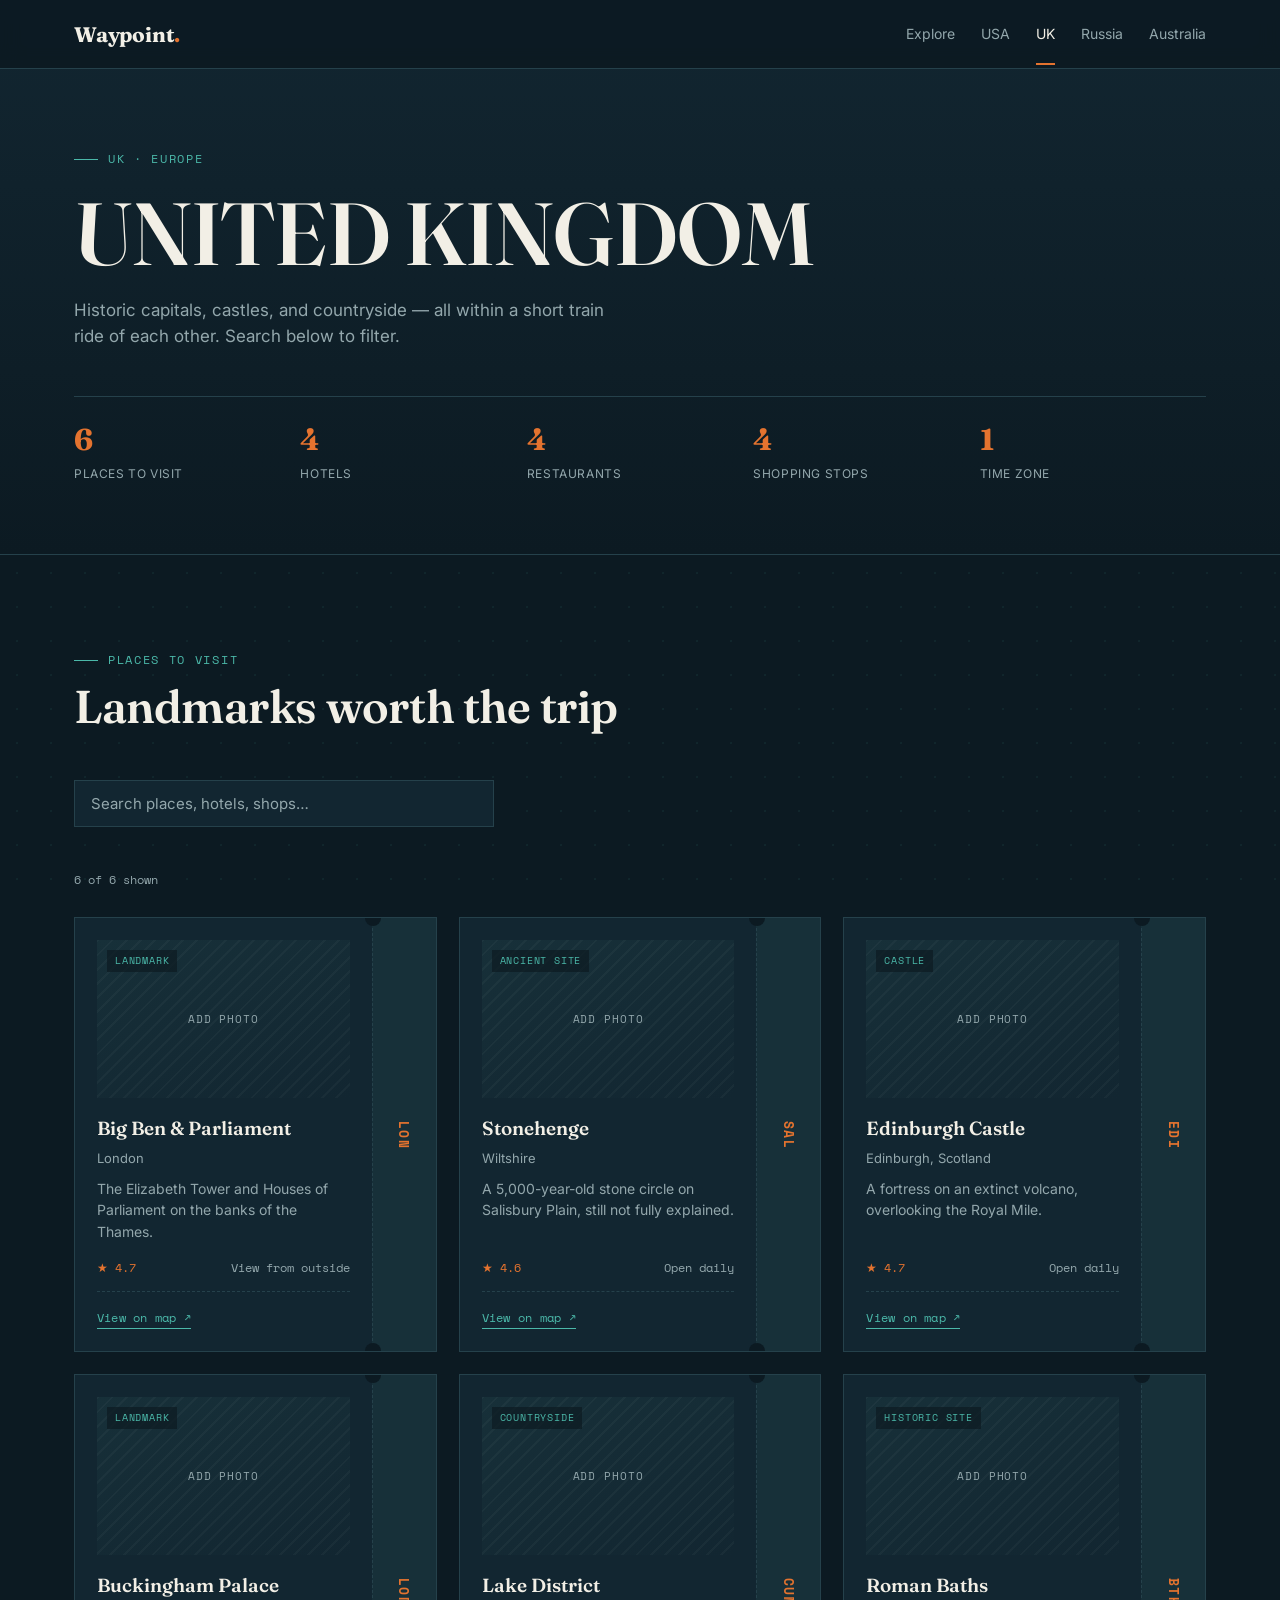
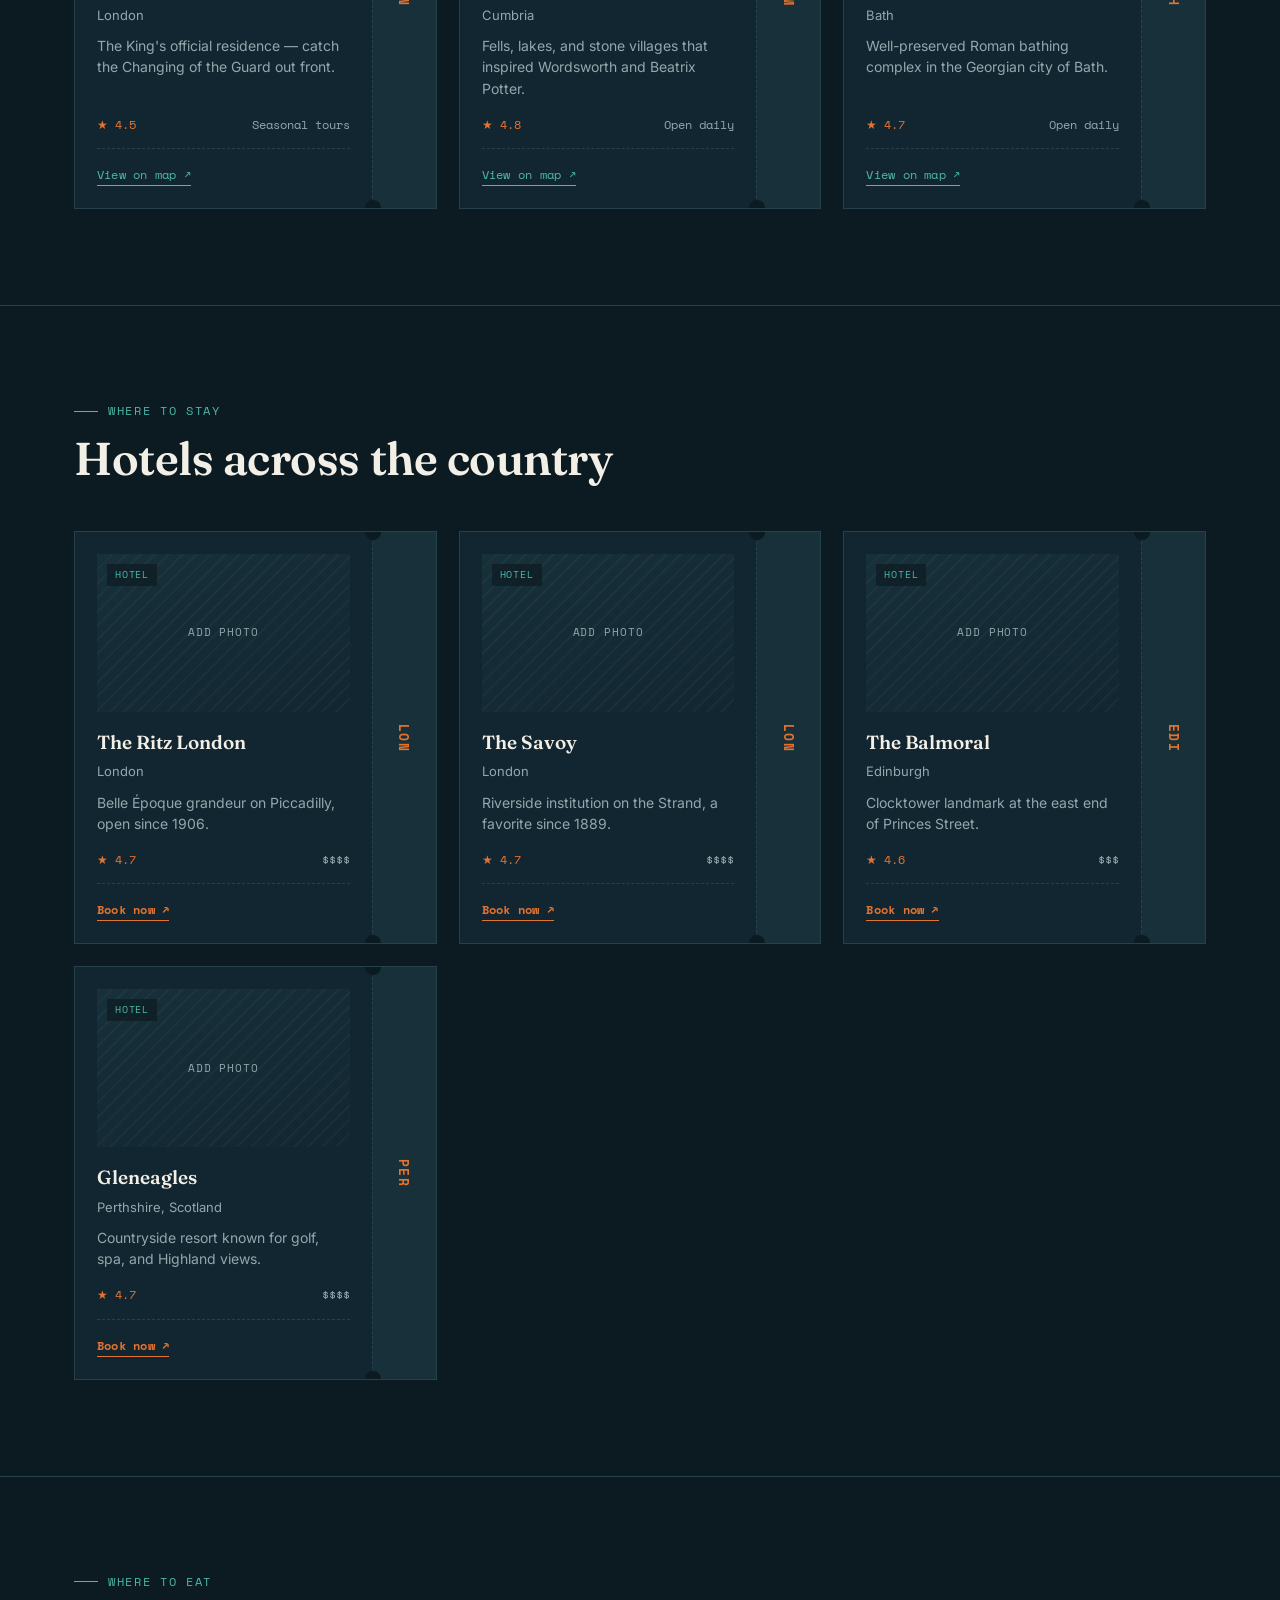
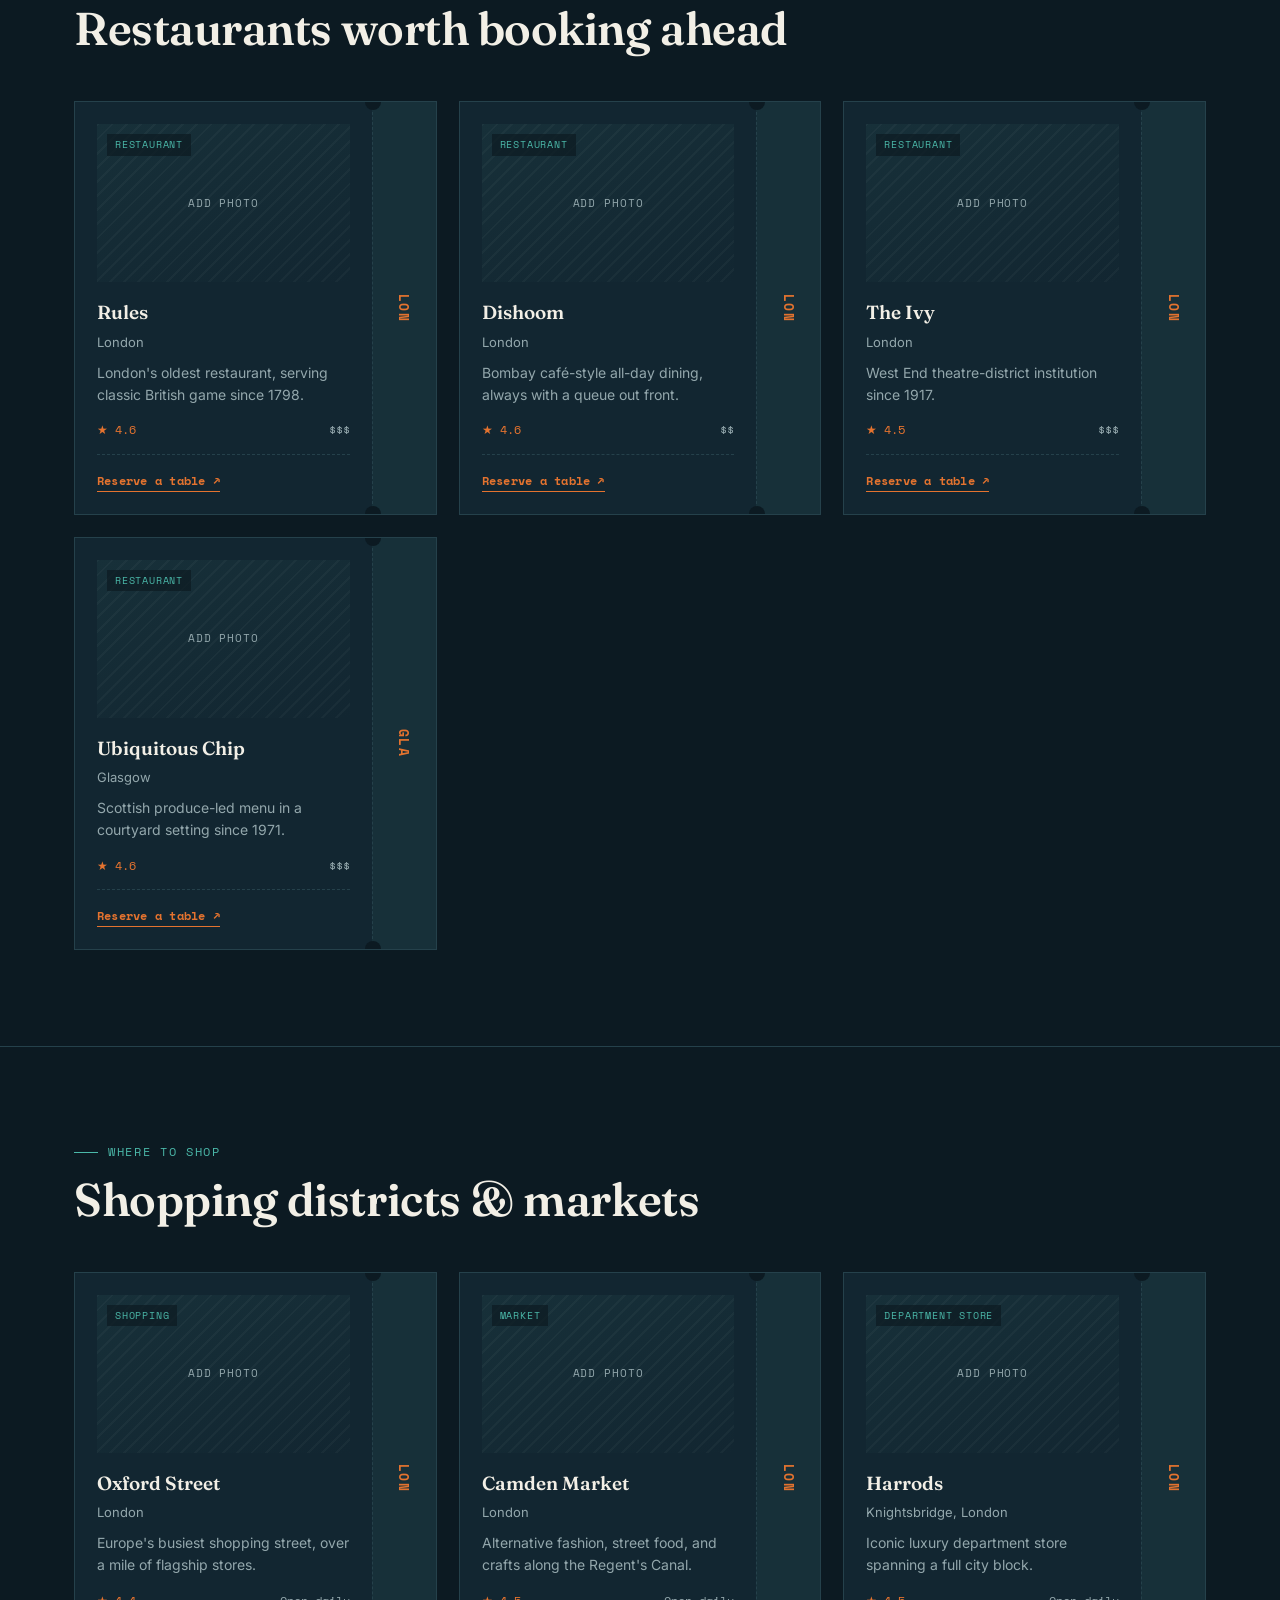
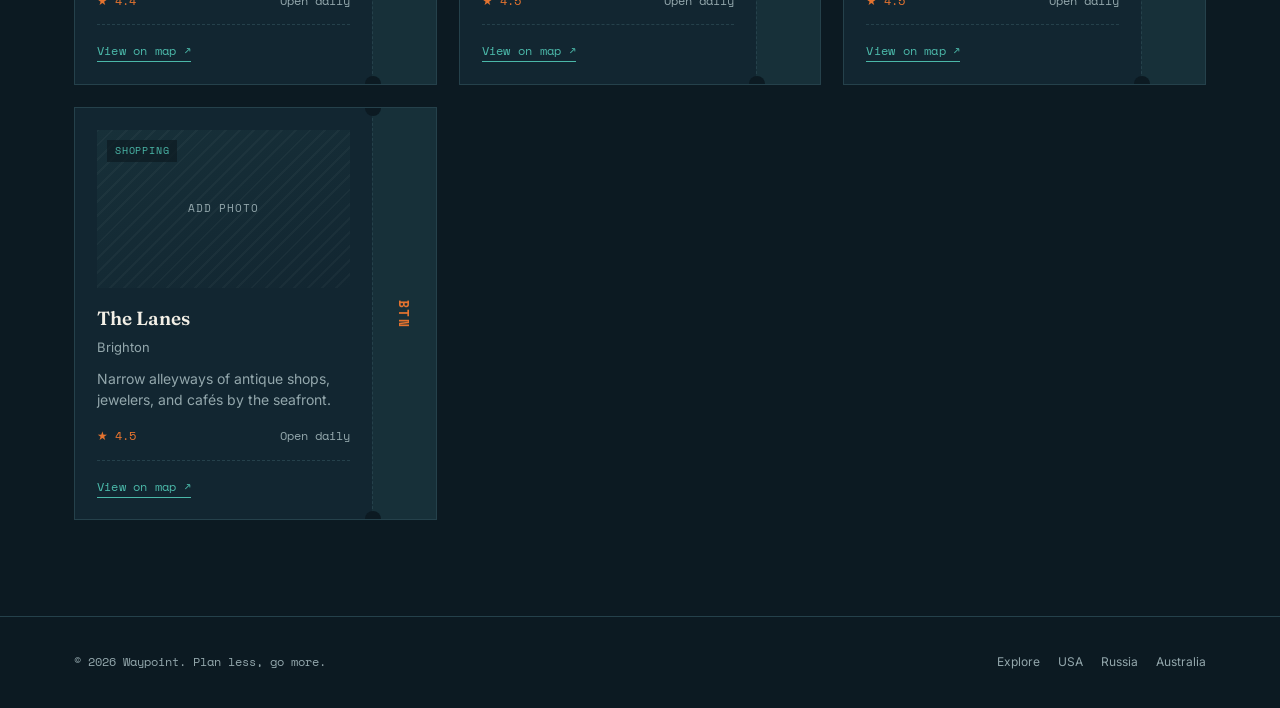
<file: uk.html>
<!DOCTYPE html>
<html lang="en">
<head>
<meta charset="UTF-8">
<meta name="viewport" content="width=device-width, initial-scale=1.0">
<title>United Kingdom — Waypoint</title>
<link rel="preconnect" href="https://fonts.googleapis.com">
<link href="https://fonts.googleapis.com/css2?family=Fraunces:opsz,wght@9..144,500;9..144,600;9..144,700&family=Inter:wght@400;500;600&family=Space+Mono&display=swap" rel="stylesheet">
<link rel="stylesheet" href="style.css">
</head>
<body>
<div class="parallax-bg" data-parallax="0.12"></div>

<header>
  <div class="wrap nav">
    <div class="brand">Waypoint<span class="dot">.</span></div>
    <nav class="navlinks">
      <a href="index.html">Explore</a>
      <a href="usa.html">USA</a>
      <a href="uk.html" class="active">UK</a>
      <a href="russia.html">Russia</a>
      <a href="australia.html">Australia</a>
    </nav>
    <button class="navtoggle">☰</button>
  </div>
</header>

<section class="country-hero">
  <div class="wrap">
    <div class="sec-eyebrow">UK · Europe</div>
    <h1>United Kingdom</h1>
    <p>Historic capitals, castles, and countryside — all within a short train ride of each other. Search below to filter.</p>
    <div class="country-stats">
      <div><div class="num">6</div><div class="lbl">Places to visit</div></div>
      <div><div class="num">4</div><div class="lbl">Hotels</div></div>
      <div><div class="num">4</div><div class="lbl">Restaurants</div></div>
      <div><div class="num">4</div><div class="lbl">Shopping stops</div></div>
      <div><div class="num">1</div><div class="lbl">Time zone</div></div>
    </div>
  </div>
</section>

<section id="places" data-search-scope>
  <div class="wrap">
    <div class="sec-head reveal">
      <div class="sec-eyebrow">Places to visit</div>
      <h2 class="sec-title">Landmarks worth the trip</h2>
    </div>
    <div class="search-bar reveal">
      <input type="text" placeholder="Search places, hotels, shops…" data-search aria-label="Search United Kingdom listings">
    </div>
    <div class="search-count mono" data-search-count></div>

    <div class="pass-grid">
      <div class="pass reveal">
        <div class="pass-main">
          <div class="pass-thumb"><div class="ph">Add photo</div><div class="pass-cat">Landmark</div></div>
          <div class="pass-name">Big Ben &amp; Parliament</div>
          <div class="pass-loc">London</div>
          <div class="pass-desc">The Elizabeth Tower and Houses of Parliament on the banks of the Thames.</div>
          <div class="pass-meta"><span class="rating">★ 4.7</span><span>View from outside</span></div>
          <div class="pass-actions"><a class="pass-link" href="https://www.google.com/maps/search/?api=1&query=Big%20Ben%20%26amp%3B%20Parliament%20London" target="_blank" rel="noopener">View on map ↗</a></div>
        </div>
        <div class="pass-stub"><span class="pass-code">LON</span></div>
      </div>

      <div class="pass reveal">
        <div class="pass-main">
          <div class="pass-thumb"><div class="ph">Add photo</div><div class="pass-cat">Ancient site</div></div>
          <div class="pass-name">Stonehenge</div>
          <div class="pass-loc">Wiltshire</div>
          <div class="pass-desc">A 5,000-year-old stone circle on Salisbury Plain, still not fully explained.</div>
          <div class="pass-meta"><span class="rating">★ 4.6</span><span>Open daily</span></div>
          <div class="pass-actions"><a class="pass-link" href="https://www.google.com/maps/search/?api=1&query=Stonehenge%20Wiltshire" target="_blank" rel="noopener">View on map ↗</a></div>
        </div>
        <div class="pass-stub"><span class="pass-code">SAL</span></div>
      </div>

      <div class="pass reveal">
        <div class="pass-main">
          <div class="pass-thumb"><div class="ph">Add photo</div><div class="pass-cat">Castle</div></div>
          <div class="pass-name">Edinburgh Castle</div>
          <div class="pass-loc">Edinburgh, Scotland</div>
          <div class="pass-desc">A fortress on an extinct volcano, overlooking the Royal Mile.</div>
          <div class="pass-meta"><span class="rating">★ 4.7</span><span>Open daily</span></div>
          <div class="pass-actions"><a class="pass-link" href="https://www.google.com/maps/search/?api=1&query=Edinburgh%20Castle%20Edinburgh%2C%20Scotland" target="_blank" rel="noopener">View on map ↗</a></div>
        </div>
        <div class="pass-stub"><span class="pass-code">EDI</span></div>
      </div>

      <div class="pass reveal">
        <div class="pass-main">
          <div class="pass-thumb"><div class="ph">Add photo</div><div class="pass-cat">Landmark</div></div>
          <div class="pass-name">Buckingham Palace</div>
          <div class="pass-loc">London</div>
          <div class="pass-desc">The King's official residence — catch the Changing of the Guard out front.</div>
          <div class="pass-meta"><span class="rating">★ 4.5</span><span>Seasonal tours</span></div>
          <div class="pass-actions"><a class="pass-link" href="https://www.google.com/maps/search/?api=1&query=Buckingham%20Palace%20London" target="_blank" rel="noopener">View on map ↗</a></div>
        </div>
        <div class="pass-stub"><span class="pass-code">LON</span></div>
      </div>

      <div class="pass reveal">
        <div class="pass-main">
          <div class="pass-thumb"><div class="ph">Add photo</div><div class="pass-cat">Countryside</div></div>
          <div class="pass-name">Lake District</div>
          <div class="pass-loc">Cumbria</div>
          <div class="pass-desc">Fells, lakes, and stone villages that inspired Wordsworth and Beatrix Potter.</div>
          <div class="pass-meta"><span class="rating">★ 4.8</span><span>Open daily</span></div>
          <div class="pass-actions"><a class="pass-link" href="https://www.google.com/maps/search/?api=1&query=Lake%20District%20Cumbria" target="_blank" rel="noopener">View on map ↗</a></div>
        </div>
        <div class="pass-stub"><span class="pass-code">CUM</span></div>
      </div>

      <div class="pass reveal">
        <div class="pass-main">
          <div class="pass-thumb"><div class="ph">Add photo</div><div class="pass-cat">Historic site</div></div>
          <div class="pass-name">Roman Baths</div>
          <div class="pass-loc">Bath</div>
          <div class="pass-desc">Well-preserved Roman bathing complex in the Georgian city of Bath.</div>
          <div class="pass-meta"><span class="rating">★ 4.7</span><span>Open daily</span></div>
          <div class="pass-actions"><a class="pass-link" href="https://www.google.com/maps/search/?api=1&query=Roman%20Baths%20Bath" target="_blank" rel="noopener">View on map ↗</a></div>
        </div>
        <div class="pass-stub"><span class="pass-code">BTH</span></div>
      </div>
    </div>
  </div>
</section>

<section id="hotels" style="border-top:1px solid var(--line);" data-search-scope>
  <div class="wrap">
    <div class="sec-head reveal">
      <div class="sec-eyebrow">Where to stay</div>
      <h2 class="sec-title">Hotels across the country</h2>
    </div>
    <div class="pass-grid">
      <div class="pass reveal">
        <div class="pass-main">
          <div class="pass-thumb"><div class="ph">Add photo</div><div class="pass-cat">Hotel</div></div>
          <div class="pass-name">The Ritz London</div>
          <div class="pass-loc">London</div>
          <div class="pass-desc">Belle Époque grandeur on Piccadilly, open since 1906.</div>
          <div class="pass-meta"><span class="rating">★ 4.7</span><span>$$$$</span></div>
          <div class="pass-actions"><a class="pass-link book" href="https://www.booking.com/searchresults.html?ss=The%20Ritz%20London%20London" target="_blank" rel="noopener">Book now ↗</a></div>
        </div>
        <div class="pass-stub"><span class="pass-code">LON</span></div>
      </div>
      <div class="pass reveal">
        <div class="pass-main">
          <div class="pass-thumb"><div class="ph">Add photo</div><div class="pass-cat">Hotel</div></div>
          <div class="pass-name">The Savoy</div>
          <div class="pass-loc">London</div>
          <div class="pass-desc">Riverside institution on the Strand, a favorite since 1889.</div>
          <div class="pass-meta"><span class="rating">★ 4.7</span><span>$$$$</span></div>
          <div class="pass-actions"><a class="pass-link book" href="https://www.booking.com/searchresults.html?ss=The%20Savoy%20London" target="_blank" rel="noopener">Book now ↗</a></div>
        </div>
        <div class="pass-stub"><span class="pass-code">LON</span></div>
      </div>
      <div class="pass reveal">
        <div class="pass-main">
          <div class="pass-thumb"><div class="ph">Add photo</div><div class="pass-cat">Hotel</div></div>
          <div class="pass-name">The Balmoral</div>
          <div class="pass-loc">Edinburgh</div>
          <div class="pass-desc">Clocktower landmark at the east end of Princes Street.</div>
          <div class="pass-meta"><span class="rating">★ 4.6</span><span>$$$</span></div>
          <div class="pass-actions"><a class="pass-link book" href="https://www.booking.com/searchresults.html?ss=The%20Balmoral%20Edinburgh" target="_blank" rel="noopener">Book now ↗</a></div>
        </div>
        <div class="pass-stub"><span class="pass-code">EDI</span></div>
      </div>
      <div class="pass reveal">
        <div class="pass-main">
          <div class="pass-thumb"><div class="ph">Add photo</div><div class="pass-cat">Hotel</div></div>
          <div class="pass-name">Gleneagles</div>
          <div class="pass-loc">Perthshire, Scotland</div>
          <div class="pass-desc">Countryside resort known for golf, spa, and Highland views.</div>
          <div class="pass-meta"><span class="rating">★ 4.7</span><span>$$$$</span></div>
          <div class="pass-actions"><a class="pass-link book" href="https://www.booking.com/searchresults.html?ss=Gleneagles%20Perthshire%2C%20Scotland" target="_blank" rel="noopener">Book now ↗</a></div>
        </div>
        <div class="pass-stub"><span class="pass-code">PER</span></div>
      </div>
    </div>
  </div>
</section>

<section id="restaurants" style="border-top:1px solid var(--line);" data-search-scope>
  <div class="wrap">
    <div class="sec-head reveal">
      <div class="sec-eyebrow">Where to eat</div>
      <h2 class="sec-title">Restaurants worth booking ahead</h2>
    </div>
    <div class="pass-grid">
      <div class="pass reveal">
        <div class="pass-main">
          <div class="pass-thumb"><div class="ph">Add photo</div><div class="pass-cat">Restaurant</div></div>
          <div class="pass-name">Rules</div>
          <div class="pass-loc">London</div>
          <div class="pass-desc">London's oldest restaurant, serving classic British game since 1798.</div>
          <div class="pass-meta"><span class="rating">★ 4.6</span><span>$$$</span></div>
          <div class="pass-actions"><a class="pass-link book" href="https://www.opentable.com/s?term=Rules%20London&covers=2" target="_blank" rel="noopener">Reserve a table ↗</a></div>
        </div>
        <div class="pass-stub"><span class="pass-code">LON</span></div>
      </div>
      <div class="pass reveal">
        <div class="pass-main">
          <div class="pass-thumb"><div class="ph">Add photo</div><div class="pass-cat">Restaurant</div></div>
          <div class="pass-name">Dishoom</div>
          <div class="pass-loc">London</div>
          <div class="pass-desc">Bombay café-style all-day dining, always with a queue out front.</div>
          <div class="pass-meta"><span class="rating">★ 4.6</span><span>$$</span></div>
          <div class="pass-actions"><a class="pass-link book" href="https://www.opentable.com/s?term=Dishoom%20London&covers=2" target="_blank" rel="noopener">Reserve a table ↗</a></div>
        </div>
        <div class="pass-stub"><span class="pass-code">LON</span></div>
      </div>
      <div class="pass reveal">
        <div class="pass-main">
          <div class="pass-thumb"><div class="ph">Add photo</div><div class="pass-cat">Restaurant</div></div>
          <div class="pass-name">The Ivy</div>
          <div class="pass-loc">London</div>
          <div class="pass-desc">West End theatre-district institution since 1917.</div>
          <div class="pass-meta"><span class="rating">★ 4.5</span><span>$$$</span></div>
          <div class="pass-actions"><a class="pass-link book" href="https://www.opentable.com/s?term=The%20Ivy%20London&covers=2" target="_blank" rel="noopener">Reserve a table ↗</a></div>
        </div>
        <div class="pass-stub"><span class="pass-code">LON</span></div>
      </div>
      <div class="pass reveal">
        <div class="pass-main">
          <div class="pass-thumb"><div class="ph">Add photo</div><div class="pass-cat">Restaurant</div></div>
          <div class="pass-name">Ubiquitous Chip</div>
          <div class="pass-loc">Glasgow</div>
          <div class="pass-desc">Scottish produce-led menu in a courtyard setting since 1971.</div>
          <div class="pass-meta"><span class="rating">★ 4.6</span><span>$$$</span></div>
          <div class="pass-actions"><a class="pass-link book" href="https://www.opentable.com/s?term=Ubiquitous%20Chip%20Glasgow&covers=2" target="_blank" rel="noopener">Reserve a table ↗</a></div>
        </div>
        <div class="pass-stub"><span class="pass-code">GLA</span></div>
      </div>
    </div>
  </div>
</section>

<section id="shops" style="border-top:1px solid var(--line);" data-search-scope>
  <div class="wrap">
    <div class="sec-head reveal">
      <div class="sec-eyebrow">Where to shop</div>
      <h2 class="sec-title">Shopping districts &amp; markets</h2>
    </div>
    <div class="pass-grid">
      <div class="pass reveal">
        <div class="pass-main">
          <div class="pass-thumb"><div class="ph">Add photo</div><div class="pass-cat">Shopping</div></div>
          <div class="pass-name">Oxford Street</div>
          <div class="pass-loc">London</div>
          <div class="pass-desc">Europe's busiest shopping street, over a mile of flagship stores.</div>
          <div class="pass-meta"><span class="rating">★ 4.4</span><span>Open daily</span></div>
          <div class="pass-actions"><a class="pass-link" href="https://www.google.com/maps/search/?api=1&query=Oxford%20Street%20London" target="_blank" rel="noopener">View on map ↗</a></div>
        </div>
        <div class="pass-stub"><span class="pass-code">LON</span></div>
      </div>
      <div class="pass reveal">
        <div class="pass-main">
          <div class="pass-thumb"><div class="ph">Add photo</div><div class="pass-cat">Market</div></div>
          <div class="pass-name">Camden Market</div>
          <div class="pass-loc">London</div>
          <div class="pass-desc">Alternative fashion, street food, and crafts along the Regent's Canal.</div>
          <div class="pass-meta"><span class="rating">★ 4.5</span><span>Open daily</span></div>
          <div class="pass-actions"><a class="pass-link" href="https://www.google.com/maps/search/?api=1&query=Camden%20Market%20London" target="_blank" rel="noopener">View on map ↗</a></div>
        </div>
        <div class="pass-stub"><span class="pass-code">LON</span></div>
      </div>
      <div class="pass reveal">
        <div class="pass-main">
          <div class="pass-thumb"><div class="ph">Add photo</div><div class="pass-cat">Department store</div></div>
          <div class="pass-name">Harrods</div>
          <div class="pass-loc">Knightsbridge, London</div>
          <div class="pass-desc">Iconic luxury department store spanning a full city block.</div>
          <div class="pass-meta"><span class="rating">★ 4.5</span><span>Open daily</span></div>
          <div class="pass-actions"><a class="pass-link" href="https://www.google.com/maps/search/?api=1&query=Harrods%20Knightsbridge%2C%20London" target="_blank" rel="noopener">View on map ↗</a></div>
        </div>
        <div class="pass-stub"><span class="pass-code">LON</span></div>
      </div>
      <div class="pass reveal">
        <div class="pass-main">
          <div class="pass-thumb"><div class="ph">Add photo</div><div class="pass-cat">Shopping</div></div>
          <div class="pass-name">The Lanes</div>
          <div class="pass-loc">Brighton</div>
          <div class="pass-desc">Narrow alleyways of antique shops, jewelers, and cafés by the seafront.</div>
          <div class="pass-meta"><span class="rating">★ 4.5</span><span>Open daily</span></div>
          <div class="pass-actions"><a class="pass-link" href="https://www.google.com/maps/search/?api=1&query=The%20Lanes%20Brighton" target="_blank" rel="noopener">View on map ↗</a></div>
        </div>
        <div class="pass-stub"><span class="pass-code">BTN</span></div>
      </div>
    </div>
  </div>
</section>

<footer>
  <div class="wrap foot-row">
    <div class="mono">© 2026 Waypoint. Plan less, go more.</div>
    <div class="foot-links">
      <a href="index.html">Explore</a>
      <a href="usa.html">USA</a>
      <a href="russia.html">Russia</a>
      <a href="australia.html">Australia</a>
    </div>
  </div>
</footer>

<script src="script.js"></script>
</body>
</html>
</file>
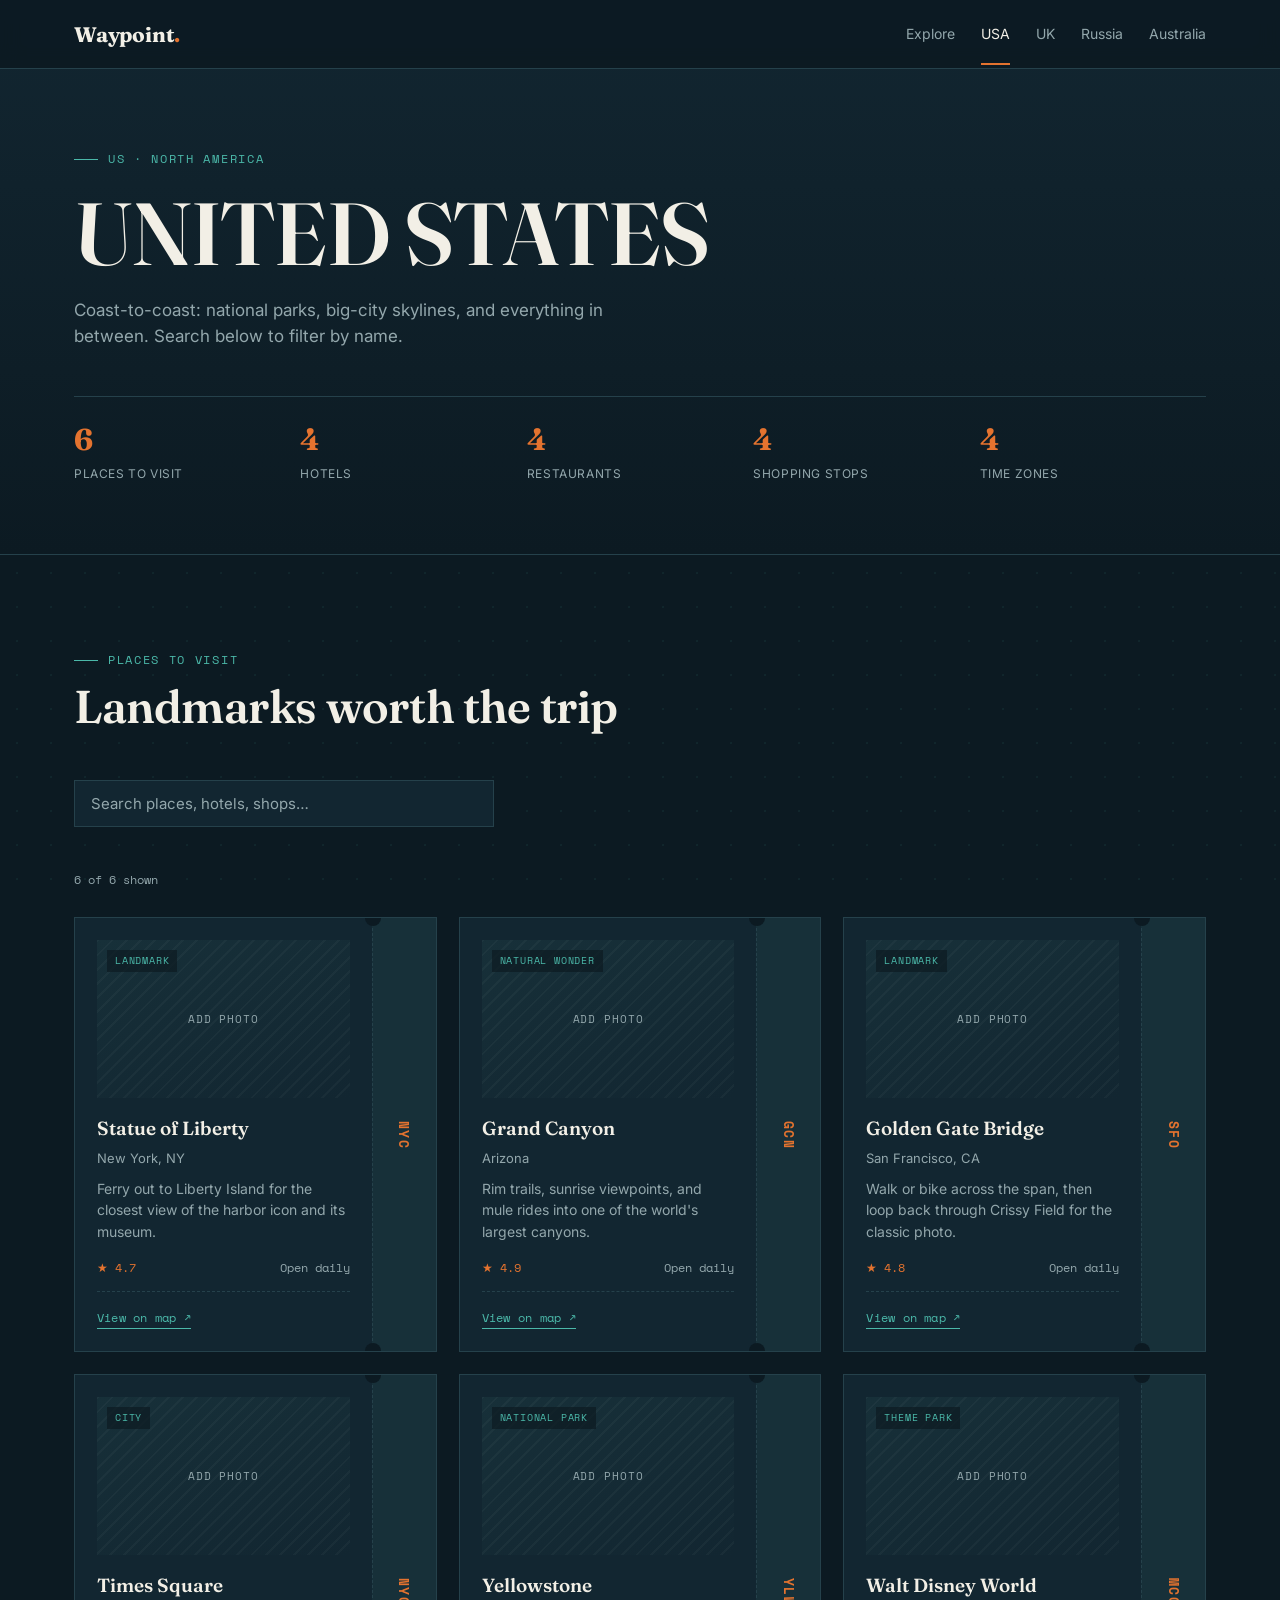
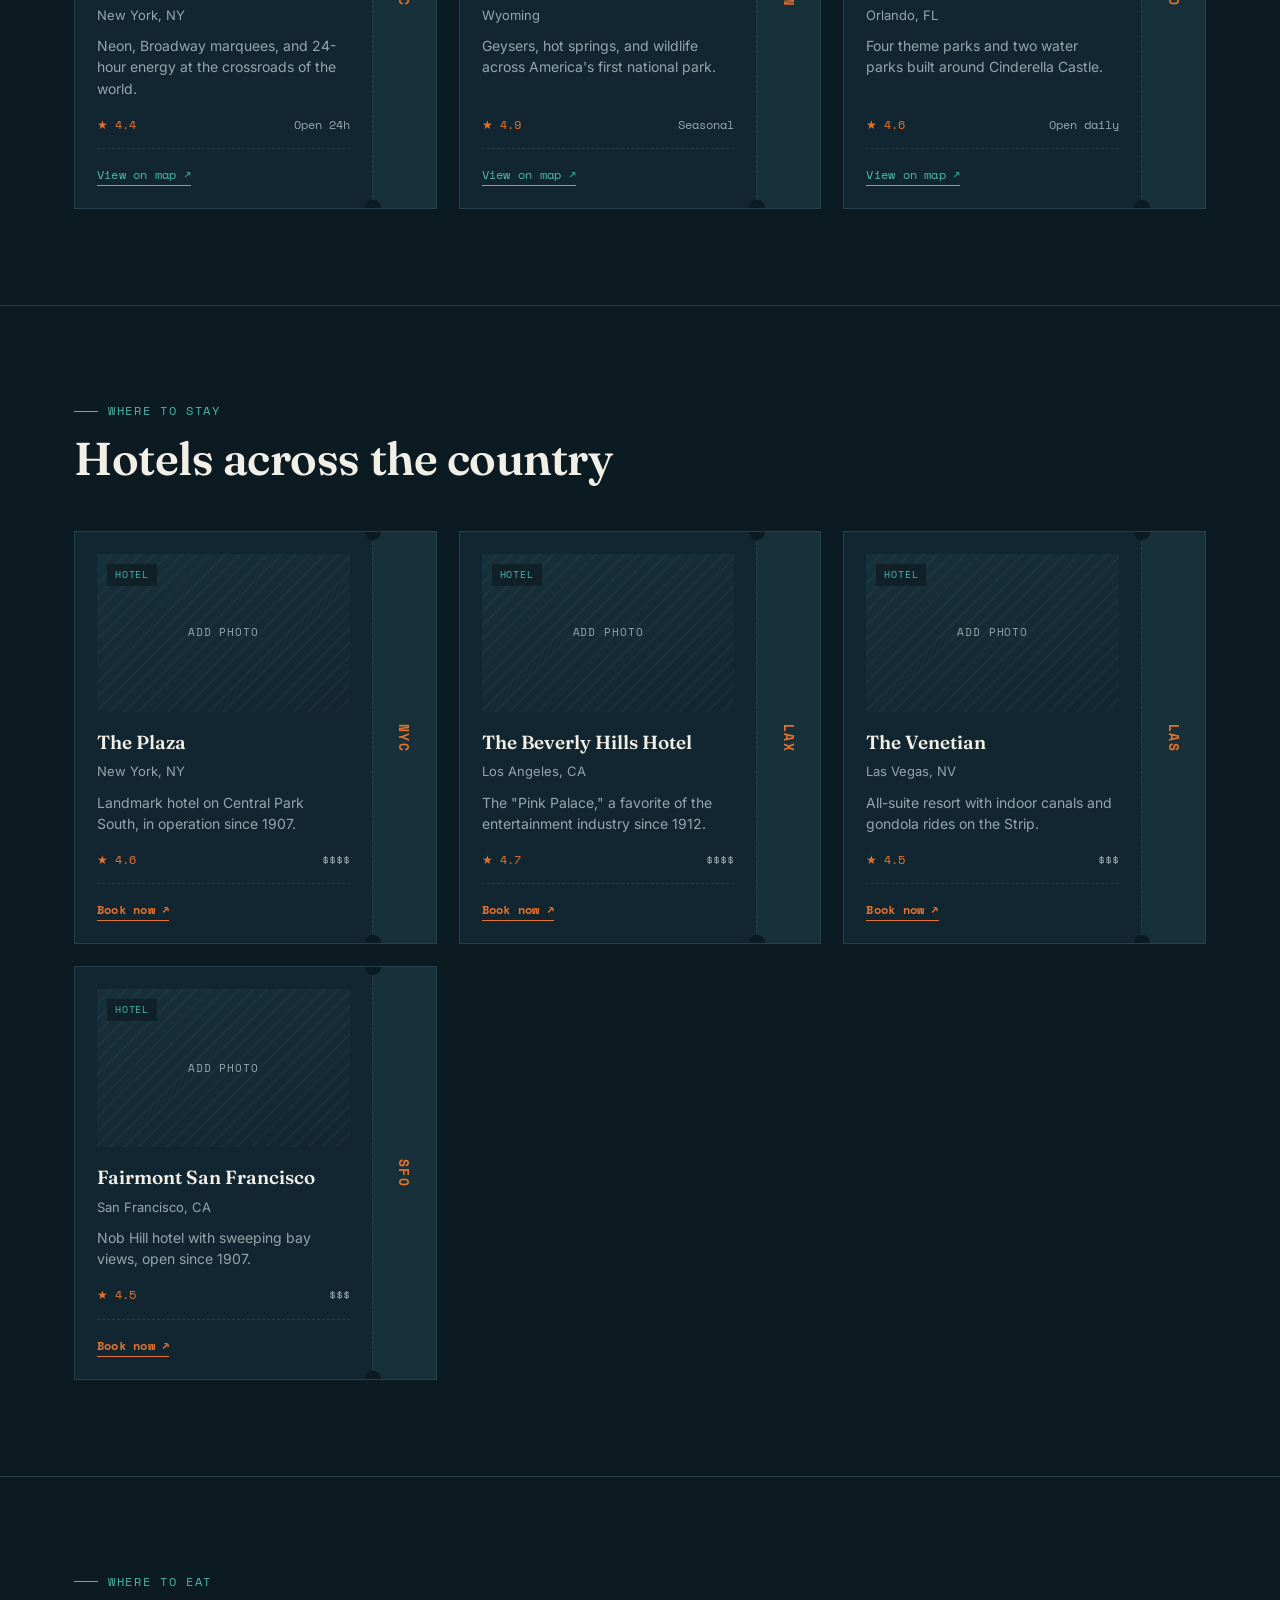
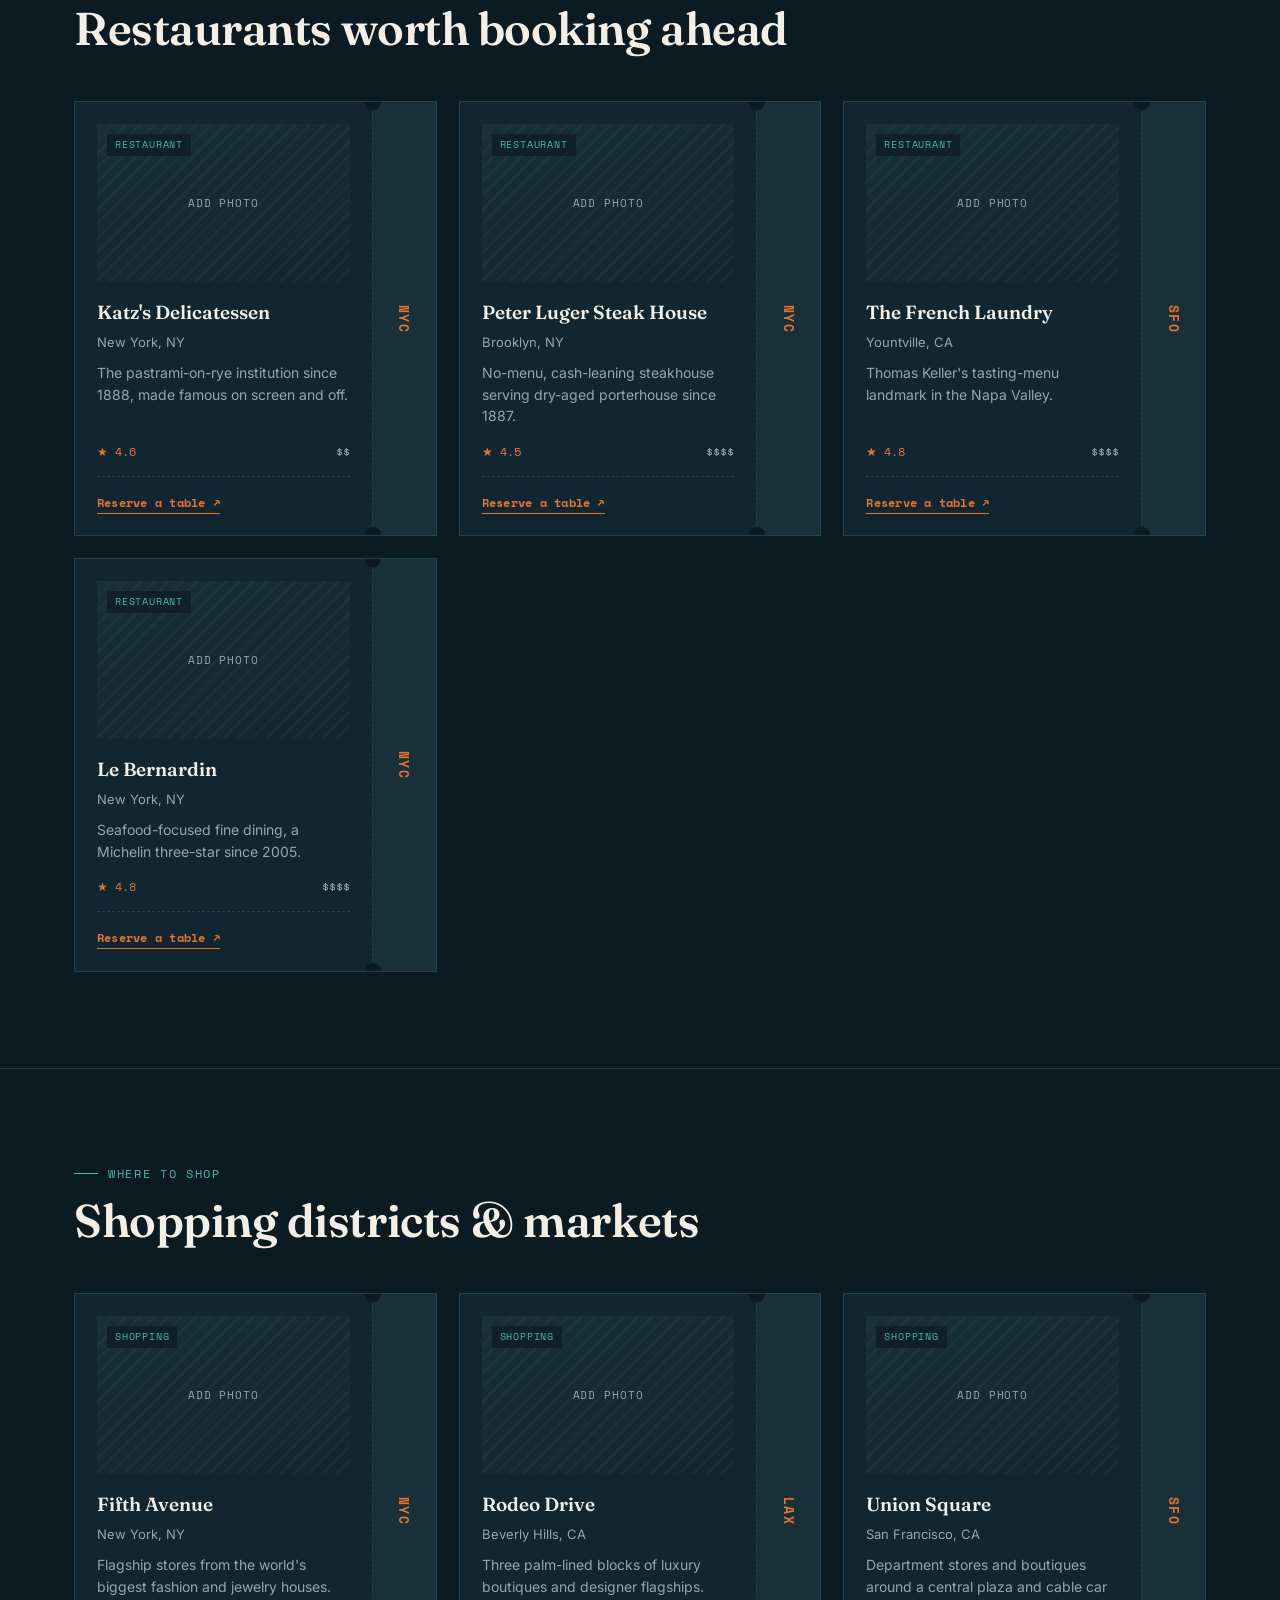
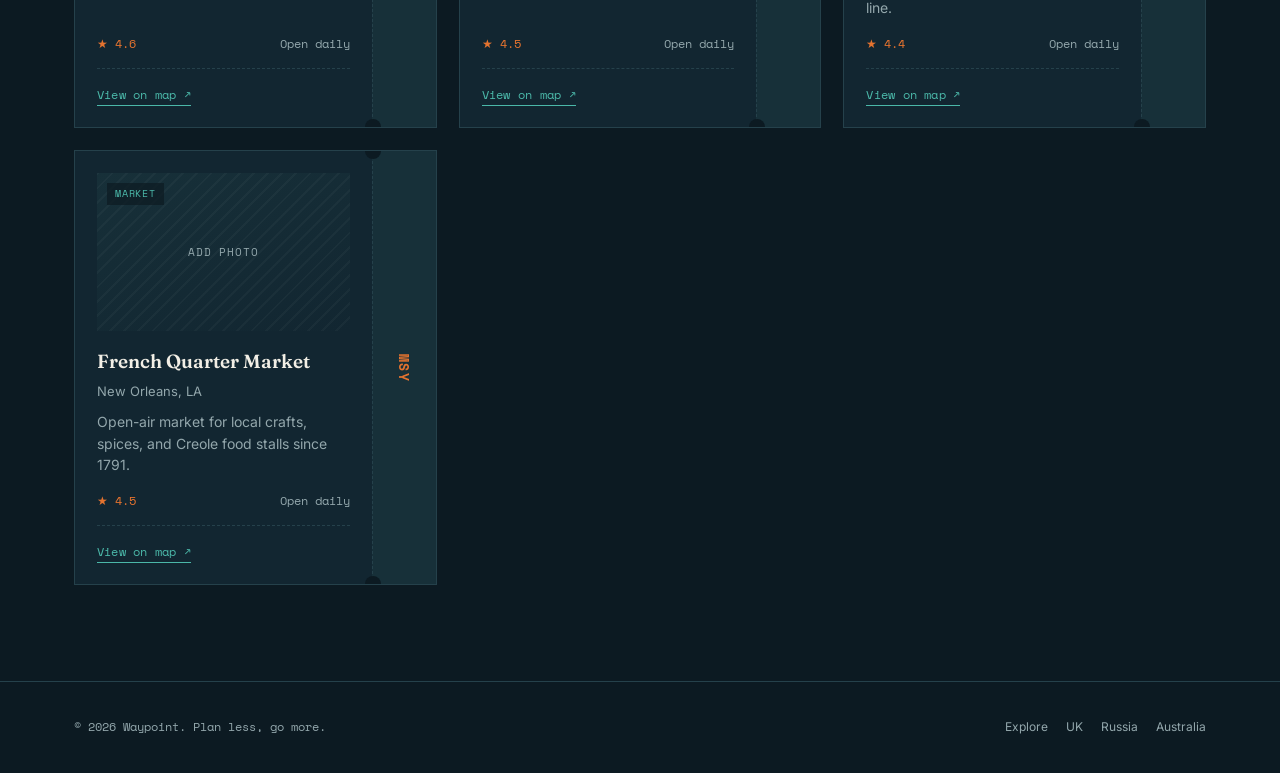
<file: usa.html>
<!DOCTYPE html>
<html lang="en">
<head>
<meta charset="UTF-8">
<meta name="viewport" content="width=device-width, initial-scale=1.0">
<title>United States — Waypoint</title>
<link rel="preconnect" href="https://fonts.googleapis.com">
<link href="https://fonts.googleapis.com/css2?family=Fraunces:opsz,wght@9..144,500;9..144,600;9..144,700&family=Inter:wght@400;500;600&family=Space+Mono&display=swap" rel="stylesheet">
<link rel="stylesheet" href="style.css">
</head>
<body>
<div class="parallax-bg" data-parallax="0.12"></div>

<header>
  <div class="wrap nav">
    <div class="brand">Waypoint<span class="dot">.</span></div>
    <nav class="navlinks">
      <a href="index.html">Explore</a>
      <a href="usa.html" class="active">USA</a>
      <a href="uk.html">UK</a>
      <a href="russia.html">Russia</a>
      <a href="australia.html">Australia</a>
    </nav>
    <button class="navtoggle">☰</button>
  </div>
</header>

<section class="country-hero">
  <div class="wrap">
    <div class="sec-eyebrow">US · North America</div>
    <h1>United States</h1>
    <p>Coast-to-coast: national parks, big-city skylines, and everything in between. Search below to filter by name.</p>
    <div class="country-stats">
      <div><div class="num">6</div><div class="lbl">Places to visit</div></div>
      <div><div class="num">4</div><div class="lbl">Hotels</div></div>
      <div><div class="num">4</div><div class="lbl">Restaurants</div></div>
      <div><div class="num">4</div><div class="lbl">Shopping stops</div></div>
      <div><div class="num">4</div><div class="lbl">Time zones</div></div>
    </div>
  </div>
</section>

<section id="places" data-search-scope>
  <div class="wrap">
    <div class="sec-head reveal">
      <div class="sec-eyebrow">Places to visit</div>
      <h2 class="sec-title">Landmarks worth the trip</h2>
    </div>
    <div class="search-bar reveal">
      <input type="text" placeholder="Search places, hotels, shops…" data-search aria-label="Search United States listings">
    </div>
    <div class="search-count mono" data-search-count></div>

    <div class="pass-grid">
      <div class="pass reveal">
        <div class="pass-main">
          <div class="pass-thumb"><div class="ph">Add photo</div><div class="pass-cat">Landmark</div></div>
          <div class="pass-name">Statue of Liberty</div>
          <div class="pass-loc">New York, NY</div>
          <div class="pass-desc">Ferry out to Liberty Island for the closest view of the harbor icon and its museum.</div>
          <div class="pass-meta"><span class="rating">★ 4.7</span><span>Open daily</span></div>
          <div class="pass-actions"><a class="pass-link" href="https://www.google.com/maps/search/?api=1&query=Statue%20of%20Liberty%20New%20York%2C%20NY" target="_blank" rel="noopener">View on map ↗</a></div>
        </div>
        <div class="pass-stub"><span class="pass-code">NYC</span></div>
      </div>

      <div class="pass reveal">
        <div class="pass-main">
          <div class="pass-thumb"><div class="ph">Add photo</div><div class="pass-cat">Natural wonder</div></div>
          <div class="pass-name">Grand Canyon</div>
          <div class="pass-loc">Arizona</div>
          <div class="pass-desc">Rim trails, sunrise viewpoints, and mule rides into one of the world's largest canyons.</div>
          <div class="pass-meta"><span class="rating">★ 4.9</span><span>Open daily</span></div>
          <div class="pass-actions"><a class="pass-link" href="https://www.google.com/maps/search/?api=1&query=Grand%20Canyon%20Arizona" target="_blank" rel="noopener">View on map ↗</a></div>
        </div>
        <div class="pass-stub"><span class="pass-code">GCN</span></div>
      </div>

      <div class="pass reveal">
        <div class="pass-main">
          <div class="pass-thumb"><div class="ph">Add photo</div><div class="pass-cat">Landmark</div></div>
          <div class="pass-name">Golden Gate Bridge</div>
          <div class="pass-loc">San Francisco, CA</div>
          <div class="pass-desc">Walk or bike across the span, then loop back through Crissy Field for the classic photo.</div>
          <div class="pass-meta"><span class="rating">★ 4.8</span><span>Open daily</span></div>
          <div class="pass-actions"><a class="pass-link" href="https://www.google.com/maps/search/?api=1&query=Golden%20Gate%20Bridge%20San%20Francisco%2C%20CA" target="_blank" rel="noopener">View on map ↗</a></div>
        </div>
        <div class="pass-stub"><span class="pass-code">SFO</span></div>
      </div>

      <div class="pass reveal">
        <div class="pass-main">
          <div class="pass-thumb"><div class="ph">Add photo</div><div class="pass-cat">City</div></div>
          <div class="pass-name">Times Square</div>
          <div class="pass-loc">New York, NY</div>
          <div class="pass-desc">Neon, Broadway marquees, and 24-hour energy at the crossroads of the world.</div>
          <div class="pass-meta"><span class="rating">★ 4.4</span><span>Open 24h</span></div>
          <div class="pass-actions"><a class="pass-link" href="https://www.google.com/maps/search/?api=1&query=Times%20Square%20New%20York%2C%20NY" target="_blank" rel="noopener">View on map ↗</a></div>
        </div>
        <div class="pass-stub"><span class="pass-code">NYC</span></div>
      </div>

      <div class="pass reveal">
        <div class="pass-main">
          <div class="pass-thumb"><div class="ph">Add photo</div><div class="pass-cat">National park</div></div>
          <div class="pass-name">Yellowstone</div>
          <div class="pass-loc">Wyoming</div>
          <div class="pass-desc">Geysers, hot springs, and wildlife across America's first national park.</div>
          <div class="pass-meta"><span class="rating">★ 4.9</span><span>Seasonal</span></div>
          <div class="pass-actions"><a class="pass-link" href="https://www.google.com/maps/search/?api=1&query=Yellowstone%20Wyoming" target="_blank" rel="noopener">View on map ↗</a></div>
        </div>
        <div class="pass-stub"><span class="pass-code">YLW</span></div>
      </div>

      <div class="pass reveal">
        <div class="pass-main">
          <div class="pass-thumb"><div class="ph">Add photo</div><div class="pass-cat">Theme park</div></div>
          <div class="pass-name">Walt Disney World</div>
          <div class="pass-loc">Orlando, FL</div>
          <div class="pass-desc">Four theme parks and two water parks built around Cinderella Castle.</div>
          <div class="pass-meta"><span class="rating">★ 4.6</span><span>Open daily</span></div>
          <div class="pass-actions"><a class="pass-link" href="https://www.google.com/maps/search/?api=1&query=Walt%20Disney%20World%20Orlando%2C%20FL" target="_blank" rel="noopener">View on map ↗</a></div>
        </div>
        <div class="pass-stub"><span class="pass-code">MCO</span></div>
      </div>
    </div>
  </div>
</section>

<section id="hotels" style="border-top:1px solid var(--line);" data-search-scope>
  <div class="wrap">
    <div class="sec-head reveal">
      <div class="sec-eyebrow">Where to stay</div>
      <h2 class="sec-title">Hotels across the country</h2>
    </div>
    <div class="pass-grid">
      <div class="pass reveal">
        <div class="pass-main">
          <div class="pass-thumb"><div class="ph">Add photo</div><div class="pass-cat">Hotel</div></div>
          <div class="pass-name">The Plaza</div>
          <div class="pass-loc">New York, NY</div>
          <div class="pass-desc">Landmark hotel on Central Park South, in operation since 1907.</div>
          <div class="pass-meta"><span class="rating">★ 4.6</span><span>$$$$</span></div>
          <div class="pass-actions"><a class="pass-link book" href="https://www.booking.com/searchresults.html?ss=The%20Plaza%20New%20York%2C%20NY" target="_blank" rel="noopener">Book now ↗</a></div>
        </div>
        <div class="pass-stub"><span class="pass-code">NYC</span></div>
      </div>
      <div class="pass reveal">
        <div class="pass-main">
          <div class="pass-thumb"><div class="ph">Add photo</div><div class="pass-cat">Hotel</div></div>
          <div class="pass-name">The Beverly Hills Hotel</div>
          <div class="pass-loc">Los Angeles, CA</div>
          <div class="pass-desc">The "Pink Palace," a favorite of the entertainment industry since 1912.</div>
          <div class="pass-meta"><span class="rating">★ 4.7</span><span>$$$$</span></div>
          <div class="pass-actions"><a class="pass-link book" href="https://www.booking.com/searchresults.html?ss=The%20Beverly%20Hills%20Hotel%20Los%20Angeles%2C%20CA" target="_blank" rel="noopener">Book now ↗</a></div>
        </div>
        <div class="pass-stub"><span class="pass-code">LAX</span></div>
      </div>
      <div class="pass reveal">
        <div class="pass-main">
          <div class="pass-thumb"><div class="ph">Add photo</div><div class="pass-cat">Hotel</div></div>
          <div class="pass-name">The Venetian</div>
          <div class="pass-loc">Las Vegas, NV</div>
          <div class="pass-desc">All-suite resort with indoor canals and gondola rides on the Strip.</div>
          <div class="pass-meta"><span class="rating">★ 4.5</span><span>$$$</span></div>
          <div class="pass-actions"><a class="pass-link book" href="https://www.booking.com/searchresults.html?ss=The%20Venetian%20Las%20Vegas%2C%20NV" target="_blank" rel="noopener">Book now ↗</a></div>
        </div>
        <div class="pass-stub"><span class="pass-code">LAS</span></div>
      </div>
      <div class="pass reveal">
        <div class="pass-main">
          <div class="pass-thumb"><div class="ph">Add photo</div><div class="pass-cat">Hotel</div></div>
          <div class="pass-name">Fairmont San Francisco</div>
          <div class="pass-loc">San Francisco, CA</div>
          <div class="pass-desc">Nob Hill hotel with sweeping bay views, open since 1907.</div>
          <div class="pass-meta"><span class="rating">★ 4.5</span><span>$$$</span></div>
          <div class="pass-actions"><a class="pass-link book" href="https://www.booking.com/searchresults.html?ss=Fairmont%20San%20Francisco%20San%20Francisco%2C%20CA" target="_blank" rel="noopener">Book now ↗</a></div>
        </div>
        <div class="pass-stub"><span class="pass-code">SFO</span></div>
      </div>
    </div>
  </div>
</section>

<section id="restaurants" style="border-top:1px solid var(--line);" data-search-scope>
  <div class="wrap">
    <div class="sec-head reveal">
      <div class="sec-eyebrow">Where to eat</div>
      <h2 class="sec-title">Restaurants worth booking ahead</h2>
    </div>
    <div class="pass-grid">
      <div class="pass reveal">
        <div class="pass-main">
          <div class="pass-thumb"><div class="ph">Add photo</div><div class="pass-cat">Restaurant</div></div>
          <div class="pass-name">Katz's Delicatessen</div>
          <div class="pass-loc">New York, NY</div>
          <div class="pass-desc">The pastrami-on-rye institution since 1888, made famous on screen and off.</div>
          <div class="pass-meta"><span class="rating">★ 4.6</span><span>$$</span></div>
          <div class="pass-actions"><a class="pass-link book" href="https://www.opentable.com/s?term=Katz%27s%20Delicatessen%20New%20York%2C%20NY&covers=2" target="_blank" rel="noopener">Reserve a table ↗</a></div>
        </div>
        <div class="pass-stub"><span class="pass-code">NYC</span></div>
      </div>
      <div class="pass reveal">
        <div class="pass-main">
          <div class="pass-thumb"><div class="ph">Add photo</div><div class="pass-cat">Restaurant</div></div>
          <div class="pass-name">Peter Luger Steak House</div>
          <div class="pass-loc">Brooklyn, NY</div>
          <div class="pass-desc">No-menu, cash-leaning steakhouse serving dry-aged porterhouse since 1887.</div>
          <div class="pass-meta"><span class="rating">★ 4.5</span><span>$$$$</span></div>
          <div class="pass-actions"><a class="pass-link book" href="https://www.opentable.com/s?term=Peter%20Luger%20Steak%20House%20Brooklyn%2C%20NY&covers=2" target="_blank" rel="noopener">Reserve a table ↗</a></div>
        </div>
        <div class="pass-stub"><span class="pass-code">NYC</span></div>
      </div>
      <div class="pass reveal">
        <div class="pass-main">
          <div class="pass-thumb"><div class="ph">Add photo</div><div class="pass-cat">Restaurant</div></div>
          <div class="pass-name">The French Laundry</div>
          <div class="pass-loc">Yountville, CA</div>
          <div class="pass-desc">Thomas Keller's tasting-menu landmark in the Napa Valley.</div>
          <div class="pass-meta"><span class="rating">★ 4.8</span><span>$$$$</span></div>
          <div class="pass-actions"><a class="pass-link book" href="https://www.opentable.com/s?term=The%20French%20Laundry%20Yountville%2C%20CA&covers=2" target="_blank" rel="noopener">Reserve a table ↗</a></div>
        </div>
        <div class="pass-stub"><span class="pass-code">SFO</span></div>
      </div>
      <div class="pass reveal">
        <div class="pass-main">
          <div class="pass-thumb"><div class="ph">Add photo</div><div class="pass-cat">Restaurant</div></div>
          <div class="pass-name">Le Bernardin</div>
          <div class="pass-loc">New York, NY</div>
          <div class="pass-desc">Seafood-focused fine dining, a Michelin three-star since 2005.</div>
          <div class="pass-meta"><span class="rating">★ 4.8</span><span>$$$$</span></div>
          <div class="pass-actions"><a class="pass-link book" href="https://www.opentable.com/s?term=Le%20Bernardin%20New%20York%2C%20NY&covers=2" target="_blank" rel="noopener">Reserve a table ↗</a></div>
        </div>
        <div class="pass-stub"><span class="pass-code">NYC</span></div>
      </div>
    </div>
  </div>
</section>

<section id="shops" style="border-top:1px solid var(--line);" data-search-scope>
  <div class="wrap">
    <div class="sec-head reveal">
      <div class="sec-eyebrow">Where to shop</div>
      <h2 class="sec-title">Shopping districts &amp; markets</h2>
    </div>
    <div class="pass-grid">
      <div class="pass reveal">
        <div class="pass-main">
          <div class="pass-thumb"><div class="ph">Add photo</div><div class="pass-cat">Shopping</div></div>
          <div class="pass-name">Fifth Avenue</div>
          <div class="pass-loc">New York, NY</div>
          <div class="pass-desc">Flagship stores from the world's biggest fashion and jewelry houses.</div>
          <div class="pass-meta"><span class="rating">★ 4.6</span><span>Open daily</span></div>
          <div class="pass-actions"><a class="pass-link" href="https://www.google.com/maps/search/?api=1&query=Fifth%20Avenue%20New%20York%2C%20NY" target="_blank" rel="noopener">View on map ↗</a></div>
        </div>
        <div class="pass-stub"><span class="pass-code">NYC</span></div>
      </div>
      <div class="pass reveal">
        <div class="pass-main">
          <div class="pass-thumb"><div class="ph">Add photo</div><div class="pass-cat">Shopping</div></div>
          <div class="pass-name">Rodeo Drive</div>
          <div class="pass-loc">Beverly Hills, CA</div>
          <div class="pass-desc">Three palm-lined blocks of luxury boutiques and designer flagships.</div>
          <div class="pass-meta"><span class="rating">★ 4.5</span><span>Open daily</span></div>
          <div class="pass-actions"><a class="pass-link" href="https://www.google.com/maps/search/?api=1&query=Rodeo%20Drive%20Beverly%20Hills%2C%20CA" target="_blank" rel="noopener">View on map ↗</a></div>
        </div>
        <div class="pass-stub"><span class="pass-code">LAX</span></div>
      </div>
      <div class="pass reveal">
        <div class="pass-main">
          <div class="pass-thumb"><div class="ph">Add photo</div><div class="pass-cat">Shopping</div></div>
          <div class="pass-name">Union Square</div>
          <div class="pass-loc">San Francisco, CA</div>
          <div class="pass-desc">Department stores and boutiques around a central plaza and cable car line.</div>
          <div class="pass-meta"><span class="rating">★ 4.4</span><span>Open daily</span></div>
          <div class="pass-actions"><a class="pass-link" href="https://www.google.com/maps/search/?api=1&query=Union%20Square%20San%20Francisco%2C%20CA" target="_blank" rel="noopener">View on map ↗</a></div>
        </div>
        <div class="pass-stub"><span class="pass-code">SFO</span></div>
      </div>
      <div class="pass reveal">
        <div class="pass-main">
          <div class="pass-thumb"><div class="ph">Add photo</div><div class="pass-cat">Market</div></div>
          <div class="pass-name">French Quarter Market</div>
          <div class="pass-loc">New Orleans, LA</div>
          <div class="pass-desc">Open-air market for local crafts, spices, and Creole food stalls since 1791.</div>
          <div class="pass-meta"><span class="rating">★ 4.5</span><span>Open daily</span></div>
          <div class="pass-actions"><a class="pass-link" href="https://www.google.com/maps/search/?api=1&query=French%20Quarter%20Market%20New%20Orleans%2C%20LA" target="_blank" rel="noopener">View on map ↗</a></div>
        </div>
        <div class="pass-stub"><span class="pass-code">MSY</span></div>
      </div>
    </div>
  </div>
</section>

<footer>
  <div class="wrap foot-row">
    <div class="mono">© 2026 Waypoint. Plan less, go more.</div>
    <div class="foot-links">
      <a href="index.html">Explore</a>
      <a href="uk.html">UK</a>
      <a href="russia.html">Russia</a>
      <a href="australia.html">Australia</a>
    </div>
  </div>
</footer>

<script src="script.js"></script>
</body>
</html>
</file>
<file: style.css>
/* ===================== Tokens ===================== */
:root{
  --bg:#0c1a22;
  --panel:#122631;
  --panel-2:#173039;
  --line:#25414b;
  --text:#f2efe6;
  --text-dim:#93a7ac;
  --accent:#e4732f;   /* sunset terracotta */
  --accent-2:#4bb8a9; /* ocean turquoise */
  --paper:#f2efe6;
}
*{margin:0;padding:0;box-sizing:border-box;}
html{scroll-behavior:smooth;}
body{
  background:var(--bg);
  color:var(--text);
  font-family:'Inter',sans-serif;
  line-height:1.55;
  overflow-x:hidden;
}
a{color:inherit;text-decoration:none;}
img{max-width:100%;display:block;}
::selection{background:var(--accent);color:#0c1a22;}

.display,h1,h2,h3{
  font-family:'Fraunces',serif;
  font-weight:600;
  line-height:1.05;
  letter-spacing:-0.01em;
}
.mono{font-family:'Space Mono',monospace;}

.wrap{max-width:1180px;margin:0 auto;padding:0 24px;}

/* ===================== Header ===================== */
header{
  position:fixed;top:0;left:0;right:0;z-index:200;
  background:rgba(12,26,34,0.88);backdrop-filter:blur(10px);
  border-bottom:1px solid var(--line);
}
.nav{display:flex;align-items:center;justify-content:space-between;height:68px;}
.brand{font-family:'Fraunces',serif;font-weight:700;font-size:21px;letter-spacing:-0.01em;}
.brand .dot{color:var(--accent);}
.navlinks{display:flex;gap:26px;font-size:14px;}
.navlinks a{color:var(--text-dim);transition:color .2s;position:relative;}
.navlinks a:hover,.navlinks a.active{color:var(--paper);}
.navlinks a.active::after{
  content:"";position:absolute;left:0;right:0;bottom:-20px;height:2px;background:var(--accent);
}
.navtoggle{display:none;background:none;border:none;color:var(--text);font-size:22px;cursor:pointer;}

@media (max-width:820px){
  .navlinks{display:none;}
  .navtoggle{display:block;}
  .navlinks.open{
    display:flex;flex-direction:column;position:absolute;top:68px;left:0;right:0;
    background:var(--panel);padding:20px 24px;border-bottom:1px solid var(--line);gap:16px;
  }
}

/* ===================== Section shell ===================== */
section{padding:96px 0;}
.sec-eyebrow{
  font-family:'Space Mono',monospace;font-size:12px;letter-spacing:0.14em;text-transform:uppercase;
  color:var(--accent-2);display:flex;align-items:center;gap:10px;margin-bottom:14px;
}
.sec-eyebrow::before{content:"";width:24px;height:1px;background:var(--accent-2);}
.sec-title{font-size:clamp(30px,4.2vw,46px);}
.sec-sub{color:var(--text-dim);max-width:520px;margin-top:12px;font-size:16px;}
.sec-head{margin-bottom:48px;}

/* ===================== Buttons ===================== */
.btn{
  display:inline-flex;align-items:center;gap:8px;
  font-family:'Space Mono',monospace;font-size:13px;letter-spacing:0.03em;
  padding:13px 24px;border:1px solid var(--line);cursor:pointer;
  transition:all .2s;background:none;color:var(--text);
}
.btn-primary{background:var(--accent);border-color:var(--accent);color:#1a0f08;font-weight:700;}
.btn-primary:hover{background:var(--accent-2);border-color:var(--accent-2);}
.btn-ghost:hover{border-color:var(--accent-2);color:var(--accent-2);}

/* ===================== Search bar ===================== */
.search-bar{
  display:flex;gap:10px;margin-bottom:44px;max-width:420px;
}
.search-bar input{
  flex:1;background:var(--panel);border:1px solid var(--line);color:var(--text);
  padding:13px 16px;font-family:'Inter',sans-serif;font-size:15px;
}
.search-bar input:focus{outline:none;border-color:var(--accent-2);}
.search-bar input::placeholder{color:var(--text-dim);}
.search-count{font-family:'Space Mono',monospace;font-size:12px;color:var(--text-dim);margin-bottom:28px;}

/* ===================== Boarding-pass / luggage-tag card system ===================== */
.pass-grid{display:grid;grid-template-columns:repeat(3,1fr);gap:22px;}
.pass{
  background:var(--panel);border:1px solid var(--line);
  display:flex;position:relative;overflow:hidden;
  transition:transform .25s ease, border-color .25s ease;
}
.pass:hover{transform:translateY(-4px);border-color:var(--accent-2);}
.pass-main{flex:1;padding:22px;display:flex;flex-direction:column;}
.pass-thumb{
  aspect-ratio:16/10;position:relative;overflow:hidden;
  background:
    repeating-linear-gradient(135deg, rgba(255,255,255,0.03) 0px, rgba(255,255,255,0.03) 2px, transparent 2px, transparent 10px),
    linear-gradient(160deg, var(--panel-2), var(--panel));
  display:flex;align-items:center;justify-content:center;
}
.pass-thumb .ph{font-family:'Space Mono',monospace;font-size:11px;color:var(--text-dim);letter-spacing:0.08em;text-transform:uppercase;}
.pass-cat{
  position:absolute;top:10px;left:10px;font-family:'Space Mono',monospace;font-size:10px;
  color:var(--accent-2);letter-spacing:0.08em;text-transform:uppercase;
  background:rgba(12,26,34,0.7);padding:3px 8px;
}
.pass-name{font-family:'Fraunces',serif;font-weight:600;font-size:19px;margin-top:16px;}
.pass-loc{font-size:13px;color:var(--text-dim);margin-top:4px;}
.pass-desc{font-size:14px;color:var(--text-dim);margin-top:10px;flex:1;}
.pass-meta{display:flex;justify-content:space-between;align-items:center;margin-top:16px;font-family:'Space Mono',monospace;font-size:12px;color:var(--text-dim);}
.pass-meta .rating{color:var(--accent);}
.pass-actions{margin-top:14px;padding-top:12px;border-top:1px dashed var(--line);}
.pass-link{
  font-family:'Space Mono',monospace;font-size:12px;letter-spacing:0.02em;
  color:var(--accent-2);border-bottom:1px solid var(--accent-2);padding-bottom:2px;
  transition:color .2s,border-color .2s;
}
.pass-link:hover{color:var(--accent);border-color:var(--accent);}
.pass-link.book{color:var(--accent);border-color:var(--accent);font-weight:700;}
.pass-link.book:hover{color:var(--accent-2);border-color:var(--accent-2);}

/* ===================== Parallax background layer ===================== */
.parallax-bg{
  position:fixed;inset:-10% 0 0 0;z-index:-1;pointer-events:none;
  background-image:radial-gradient(circle, rgba(75,184,169,0.14) 1px, transparent 1px);
  background-size:34px 34px;
  opacity:0.55;
  will-change:transform;
}
.parallax-bg::after{
  content:"";position:absolute;inset:0;
  background:radial-gradient(ellipse 60% 40% at 50% 0%, rgba(228,115,47,0.05), transparent 60%);
}

/* the tear-off stub */
.pass-stub{
  width:64px;flex-shrink:0;background:var(--panel-2);
  border-left:1px dashed var(--line);
  display:flex;align-items:center;justify-content:center;
  position:relative;
}
.pass-stub::before,.pass-stub::after{
  content:"";position:absolute;width:16px;height:16px;border-radius:50%;background:var(--bg);
  left:-8px;
}
.pass-stub::before{top:-8px;}
.pass-stub::after{bottom:-8px;}
.pass-code{
  writing-mode:vertical-rl;text-orientation:mixed;
  font-family:'Space Mono',monospace;font-size:13px;letter-spacing:0.1em;
  color:var(--accent);font-weight:700;
}

@media (max-width:900px){
  .pass-grid{grid-template-columns:1fr 1fr;}
}
@media (max-width:600px){
  .pass-grid{grid-template-columns:1fr;}
}

/* ===================== Country link card (home page) ===================== */
.country-grid{display:grid;grid-template-columns:repeat(4,1fr);gap:20px;}
.country-card{
  background:var(--panel);border:1px solid var(--line);padding:28px 22px;
  transition:transform .25s ease, border-color .25s ease;position:relative;
}
.country-card:hover{transform:translateY(-4px);border-color:var(--accent);}
.country-flagcode{font-family:'Space Mono',monospace;font-size:12px;color:var(--accent-2);letter-spacing:0.1em;}
.country-name{font-family:'Fraunces',serif;font-weight:700;font-size:26px;margin-top:10px;}
.country-tag{font-size:13px;color:var(--text-dim);margin-top:8px;}
.country-arrow{position:absolute;top:24px;right:22px;color:var(--text-dim);font-size:18px;transition:transform .2s, color .2s;}
.country-card:hover .country-arrow{transform:translate(3px,-3px);color:var(--accent);}

@media (max-width:900px){.country-grid{grid-template-columns:1fr 1fr;}}
@media (max-width:560px){.country-grid{grid-template-columns:1fr;}}

/* ===================== Footer ===================== */
footer{border-top:1px solid var(--line);padding:36px 0;}
.foot-row{display:flex;justify-content:space-between;align-items:center;flex-wrap:wrap;gap:14px;}
.foot-row .mono{font-family:'Space Mono',monospace;font-size:12px;color:var(--text-dim);}
.foot-links{display:flex;gap:18px;}
.foot-links a{font-size:12px;color:var(--text-dim);}
.foot-links a:hover{color:var(--accent-2);}

/* ===================== Scroll reveal ===================== */
.reveal{opacity:0;transform:translateY(18px);transition:opacity .6s ease,transform .6s ease;}
.reveal.in{opacity:1;transform:translateY(0);}

/* ===================== Country page hero band ===================== */
.country-hero{
  padding:150px 0 70px;border-bottom:1px solid var(--line);position:relative;
  background:linear-gradient(180deg, var(--panel), var(--bg));
}
.country-hero .sec-eyebrow{margin-bottom:18px;}
.country-hero h1{font-size:clamp(46px,8vw,88px);text-transform:uppercase;}
.country-hero p{max-width:560px;color:var(--text-dim);margin-top:18px;font-size:17px;}
.country-stats{display:flex;gap:0;margin-top:46px;border-top:1px solid var(--line);padding-top:20px;flex-wrap:wrap;}
.country-stats div{flex:1;min-width:120px;padding-right:20px;}
.country-stats .num{font-family:'Fraunces',serif;font-weight:700;font-size:30px;color:var(--accent);}
.country-stats .lbl{font-size:12px;color:var(--text-dim);text-transform:uppercase;letter-spacing:0.05em;margin-top:2px;}

@media (prefers-reduced-motion: reduce){
  html{scroll-behavior:auto;}
  *{transition:none !important;animation:none !important;}
}
</file>
